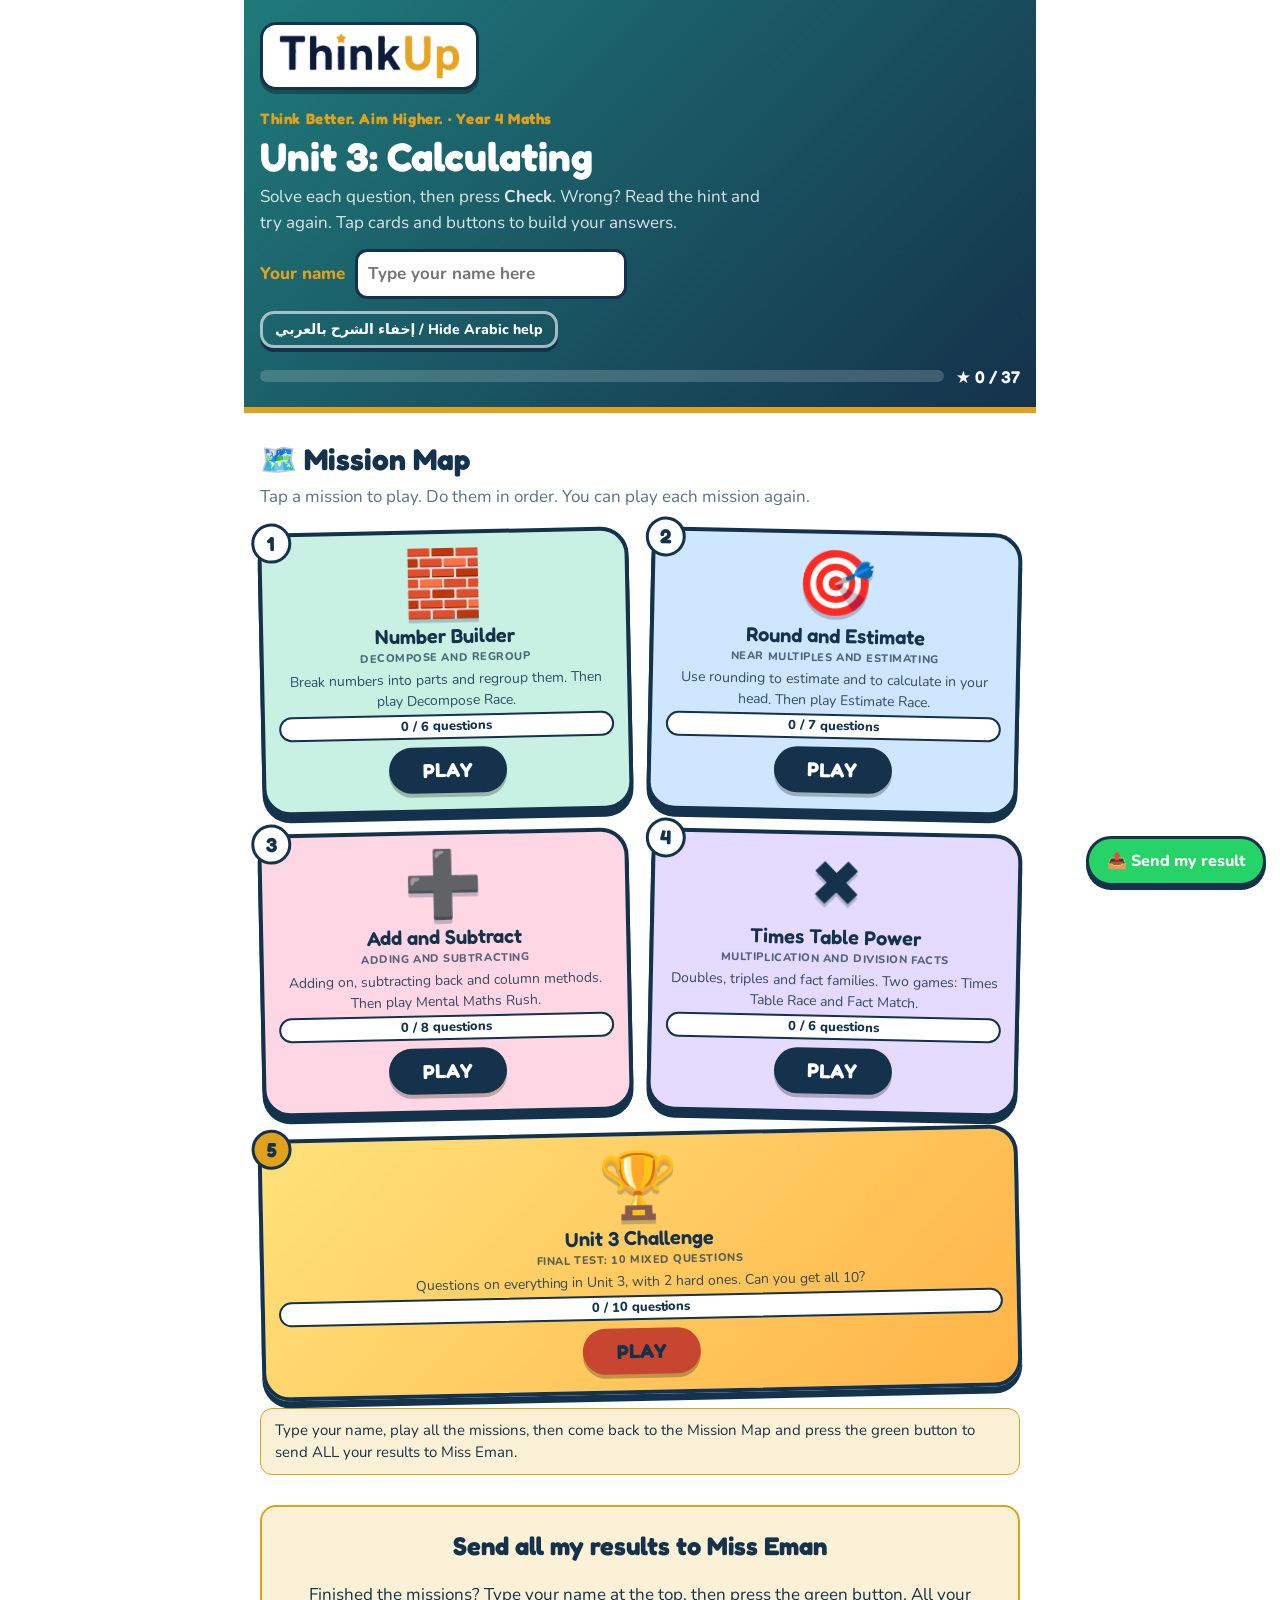
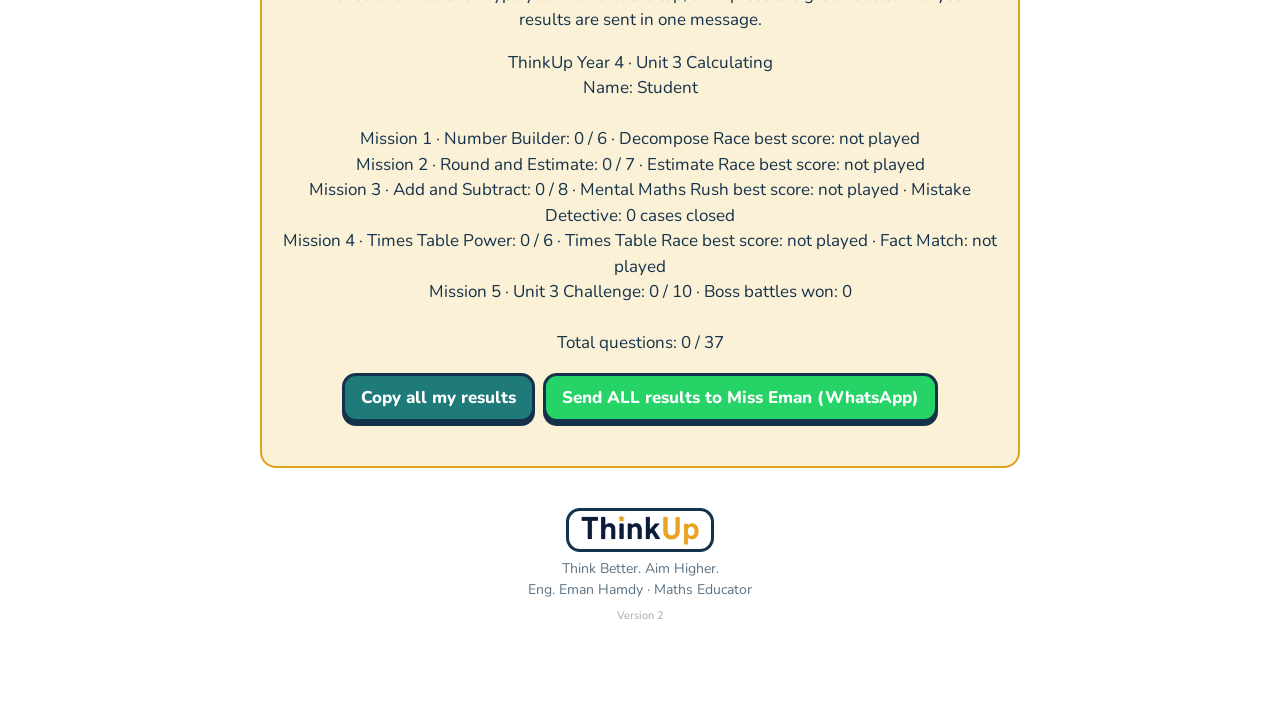
<file: index.html>
<!doctype html>
<html lang="en"><head><meta charset="utf-8"><meta name="viewport" content="width=device-width,initial-scale=1,viewport-fit=cover">
<title>ThinkUp Year 4 Unit 3 Calculating</title>
<link rel="stylesheet" href="https://fonts.googleapis.com/css2?family=Fredoka:wght@500;600;700&family=Nunito:wght@400;600;700;800&family=Noto+Sans+Arabic:wght@500;700&display=swap">
<link rel="stylesheet" href="style.css"></head><body data-page="map">
<div class="wrap">
<header><div class="in">
  <div class="tulogo"><img alt="ThinkUp" src="logo.png"></div><div class="brand">Think Better. Aim Higher. · Year 4 Maths</div>
  <h1>Unit 3: Calculating</h1>
  <p>Solve each question, then press <b>Check</b>. Wrong? Read the hint and try again. Tap cards and buttons to build your answers.</p>
  <div class="namebox"><label for="nm">Your name</label><input type="text" id="nm" maxlength="30" placeholder="Type your name here" autocomplete="off"></div>
  <div class="artog"><button type="button" id="artog">إخفاء الشرح بالعربي / Hide Arabic help</button></div>
  <div class="prog"><div class="bar"><i id="barfill"></i></div><div class="score" id="score">★ 0 / 0</div></div>
</div></header>
<nav id="nav" aria-label="Sections"></nav>
<div class="note" id="savenote" hidden></div>
<section id="sec-games"><h2>Games <small>play and learn</small></h2><p class="sub">Move the hands yourself, race the clock and match the times.</p><div class="games" id="games"></div></section>
<main id="main"></main>
<div class="win" id="resultcard"><h2>Send all my results to Miss Eman</h2><p>Finished the missions? Type your name at the top, then press the green button. All your results are sent in one message.</p><p id="resulttext" style="white-space:pre-line"></p><button type="button" id="copyres">Copy all my results</button><a class="wa" id="wa" href="#" target="_blank" rel="noopener">Send ALL results to Miss Eman (WhatsApp)</a><div class="fb info" id="copyfb"></div></div>
<div class="tb" id="teacher" hidden><h2>Teacher board</h2><p class="hint">Only you can see this. It lists the children who opened the page signed in and played.</p><div class="tbl"><table id="ttab"><thead><tr><th>Name</th><th>Questions</th><th>Time Race best</th><th>Memory moves</th><th>Drag rounds</th><th>Updated</th></tr></thead><tbody></tbody></table></div></div>
<div class="win" id="win"><h2>Mission complete! ★</h2><p>You finished every question in this mission. Show your teacher this screen.</p></div>
<footer><div class="tfoot"><img alt="ThinkUp" src="logo.png"><div>Think Better. Aim Higher.<br>Eng. Eman Hamdy · Maths Educator</div></div></footer>
</div>

<script src="app.js"></script>
</body></html>
</file>
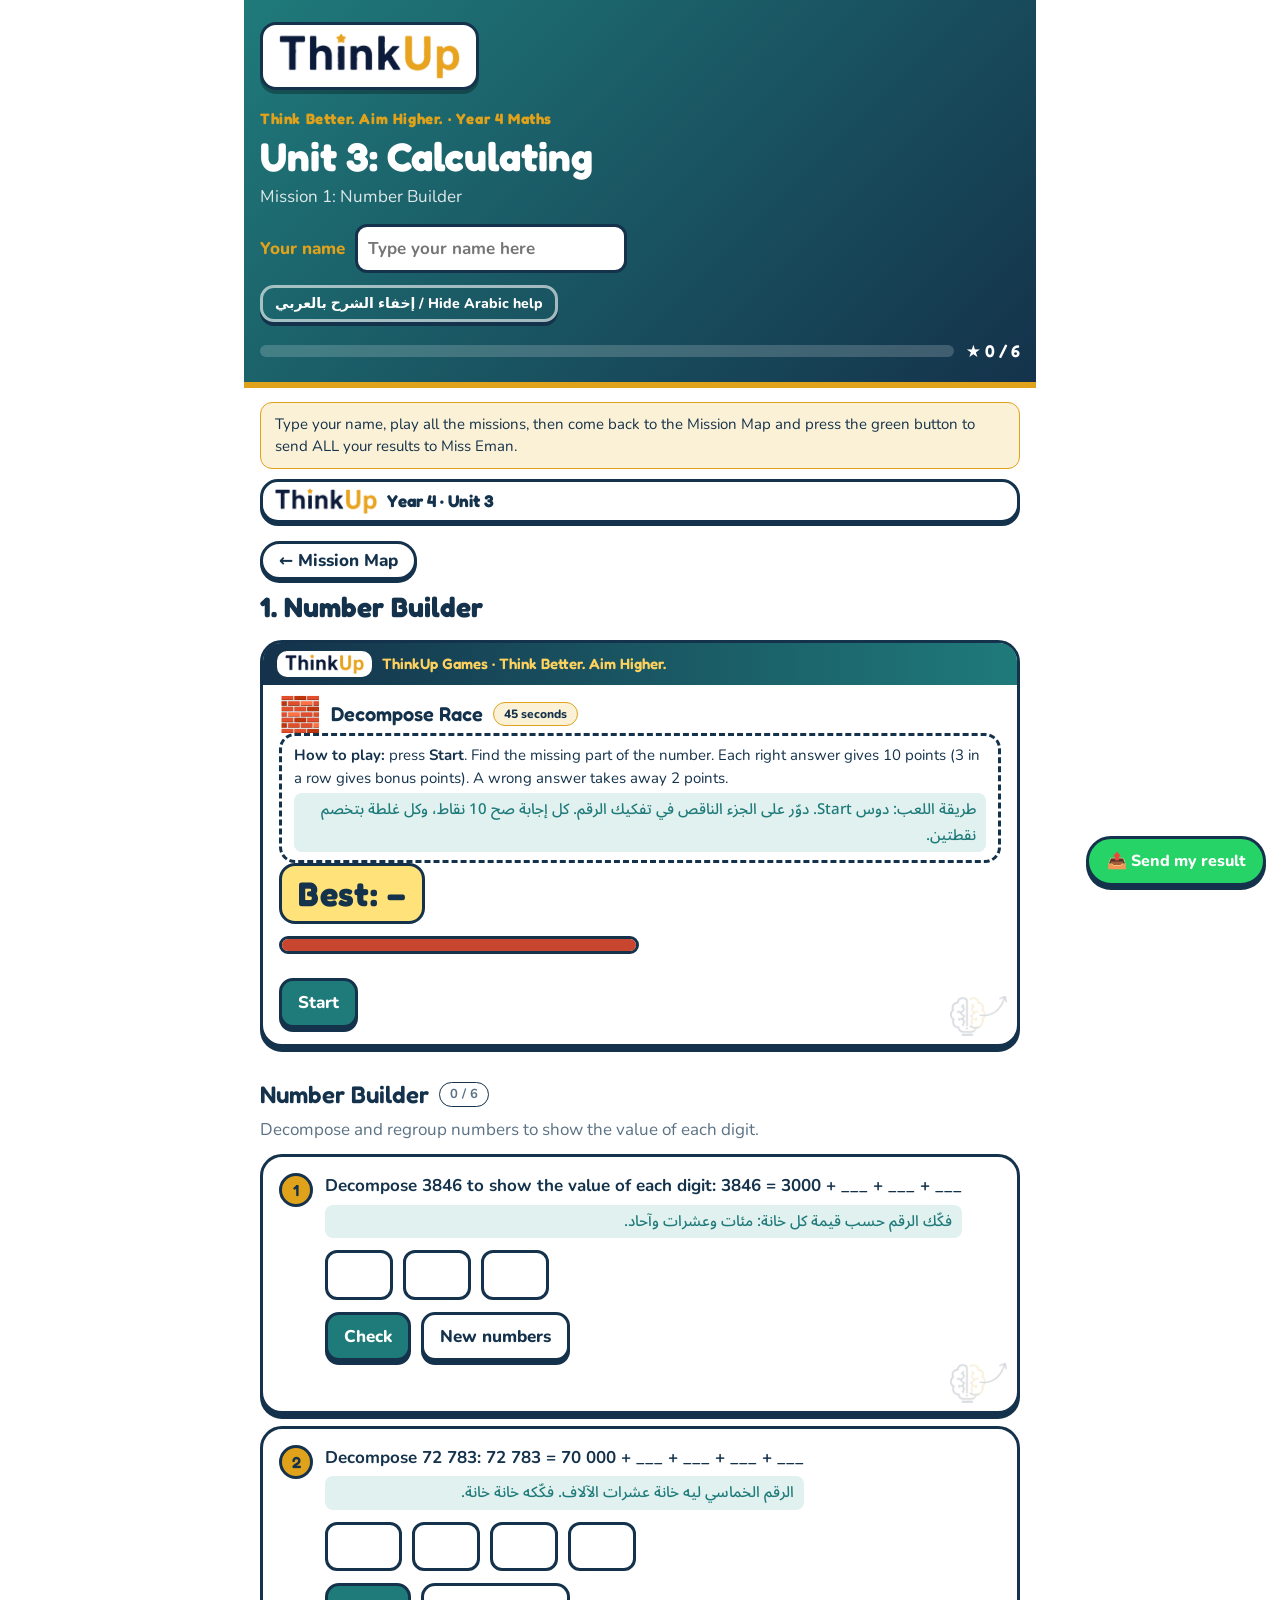
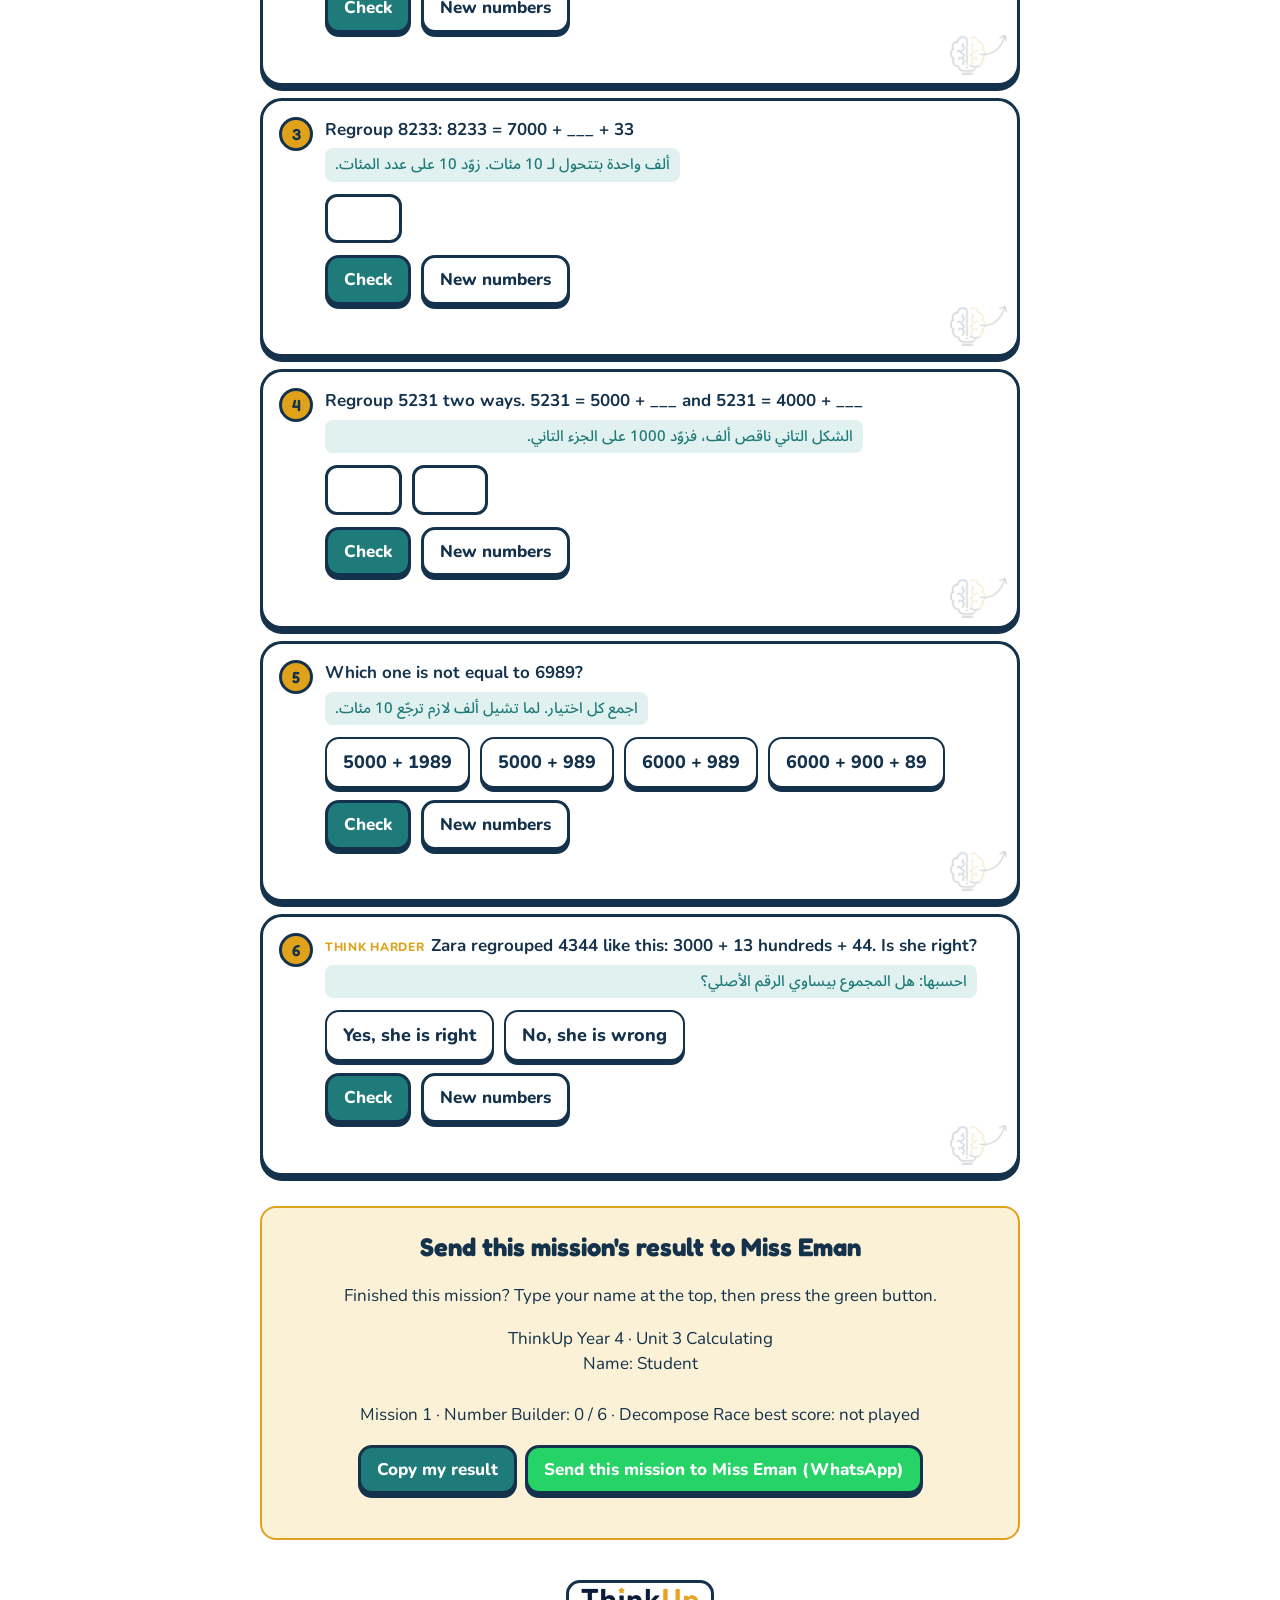
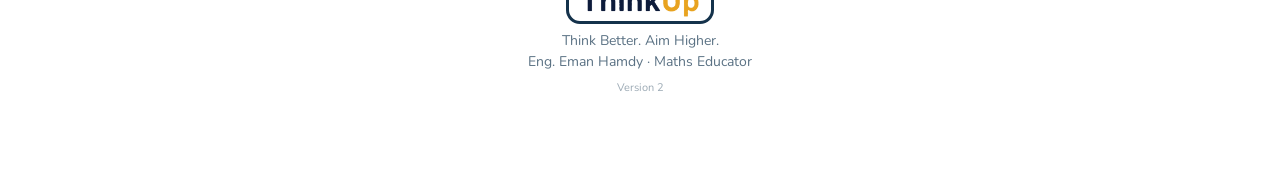
<file: mission-1.html>
<!doctype html>
<html lang="en"><head><meta charset="utf-8"><meta name="viewport" content="width=device-width,initial-scale=1,viewport-fit=cover">
<title>ThinkUp Year 4 Unit 3 Calculating</title>
<link rel="stylesheet" href="https://fonts.googleapis.com/css2?family=Fredoka:wght@500;600;700&family=Nunito:wght@400;600;700;800&family=Noto+Sans+Arabic:wght@500;700&display=swap">
<link rel="stylesheet" href="style.css"></head><body data-page="m1">
<div class="wrap">
<header><div class="in">
  <div class="tulogo"><img alt="ThinkUp" src="logo.png"></div><div class="brand">Think Better. Aim Higher. · Year 4 Maths</div>
  <h1>Unit 3: Calculating</h1>
  <p>Solve each question, then press <b>Check</b>. Wrong? Read the hint and try again. Tap cards and buttons to build your answers.</p>
  <div class="namebox"><label for="nm">Your name</label><input type="text" id="nm" maxlength="30" placeholder="Type your name here" autocomplete="off"></div>
  <div class="artog"><button type="button" id="artog">إخفاء الشرح بالعربي / Hide Arabic help</button></div>
  <div class="prog"><div class="bar"><i id="barfill"></i></div><div class="score" id="score">★ 0 / 0</div></div>
</div></header>
<nav id="nav" aria-label="Sections"></nav>
<div class="note" id="savenote" hidden></div>
<section id="sec-games"><h2>Games <small>play and learn</small></h2><p class="sub">Move the hands yourself, race the clock and match the times.</p><div class="games" id="games"></div></section>
<main id="main"></main>
<div class="win" id="resultcard"><h2>Send all my results to Miss Eman</h2><p>Finished the missions? Type your name at the top, then press the green button. All your results are sent in one message.</p><p id="resulttext" style="white-space:pre-line"></p><button type="button" id="copyres">Copy all my results</button><a class="wa" id="wa" href="#" target="_blank" rel="noopener">Send ALL results to Miss Eman (WhatsApp)</a><div class="fb info" id="copyfb"></div></div>
<div class="tb" id="teacher" hidden><h2>Teacher board</h2><p class="hint">Only you can see this. It lists the children who opened the page signed in and played.</p><div class="tbl"><table id="ttab"><thead><tr><th>Name</th><th>Questions</th><th>Time Race best</th><th>Memory moves</th><th>Drag rounds</th><th>Updated</th></tr></thead><tbody></tbody></table></div></div>
<div class="win" id="win"><h2>Mission complete! ★</h2><p>You finished every question in this mission. Show your teacher this screen.</p></div>
<footer><div class="tfoot"><img alt="ThinkUp" src="logo.png"><div>Think Better. Aim Higher.<br>Eng. Eman Hamdy · Maths Educator</div></div></footer>
</div>

<script src="app.js"></script>
</body></html>
</file>
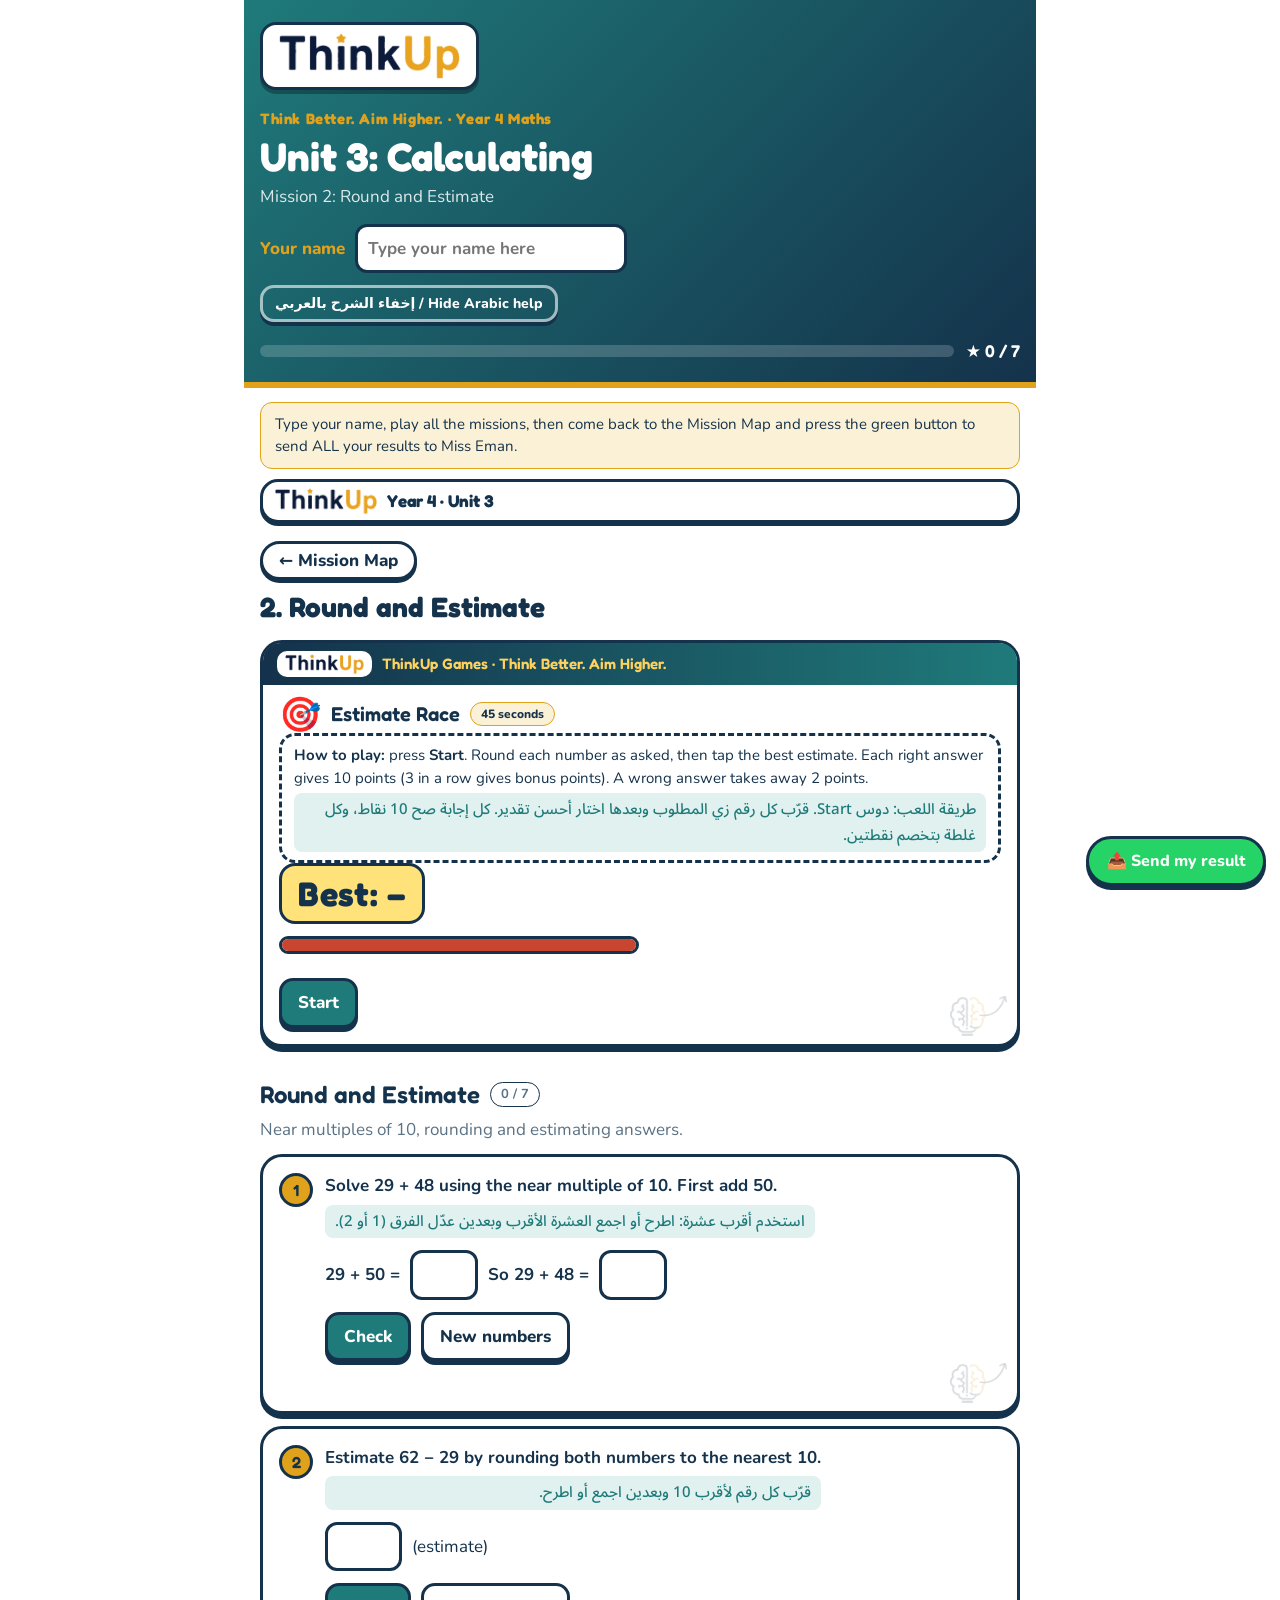
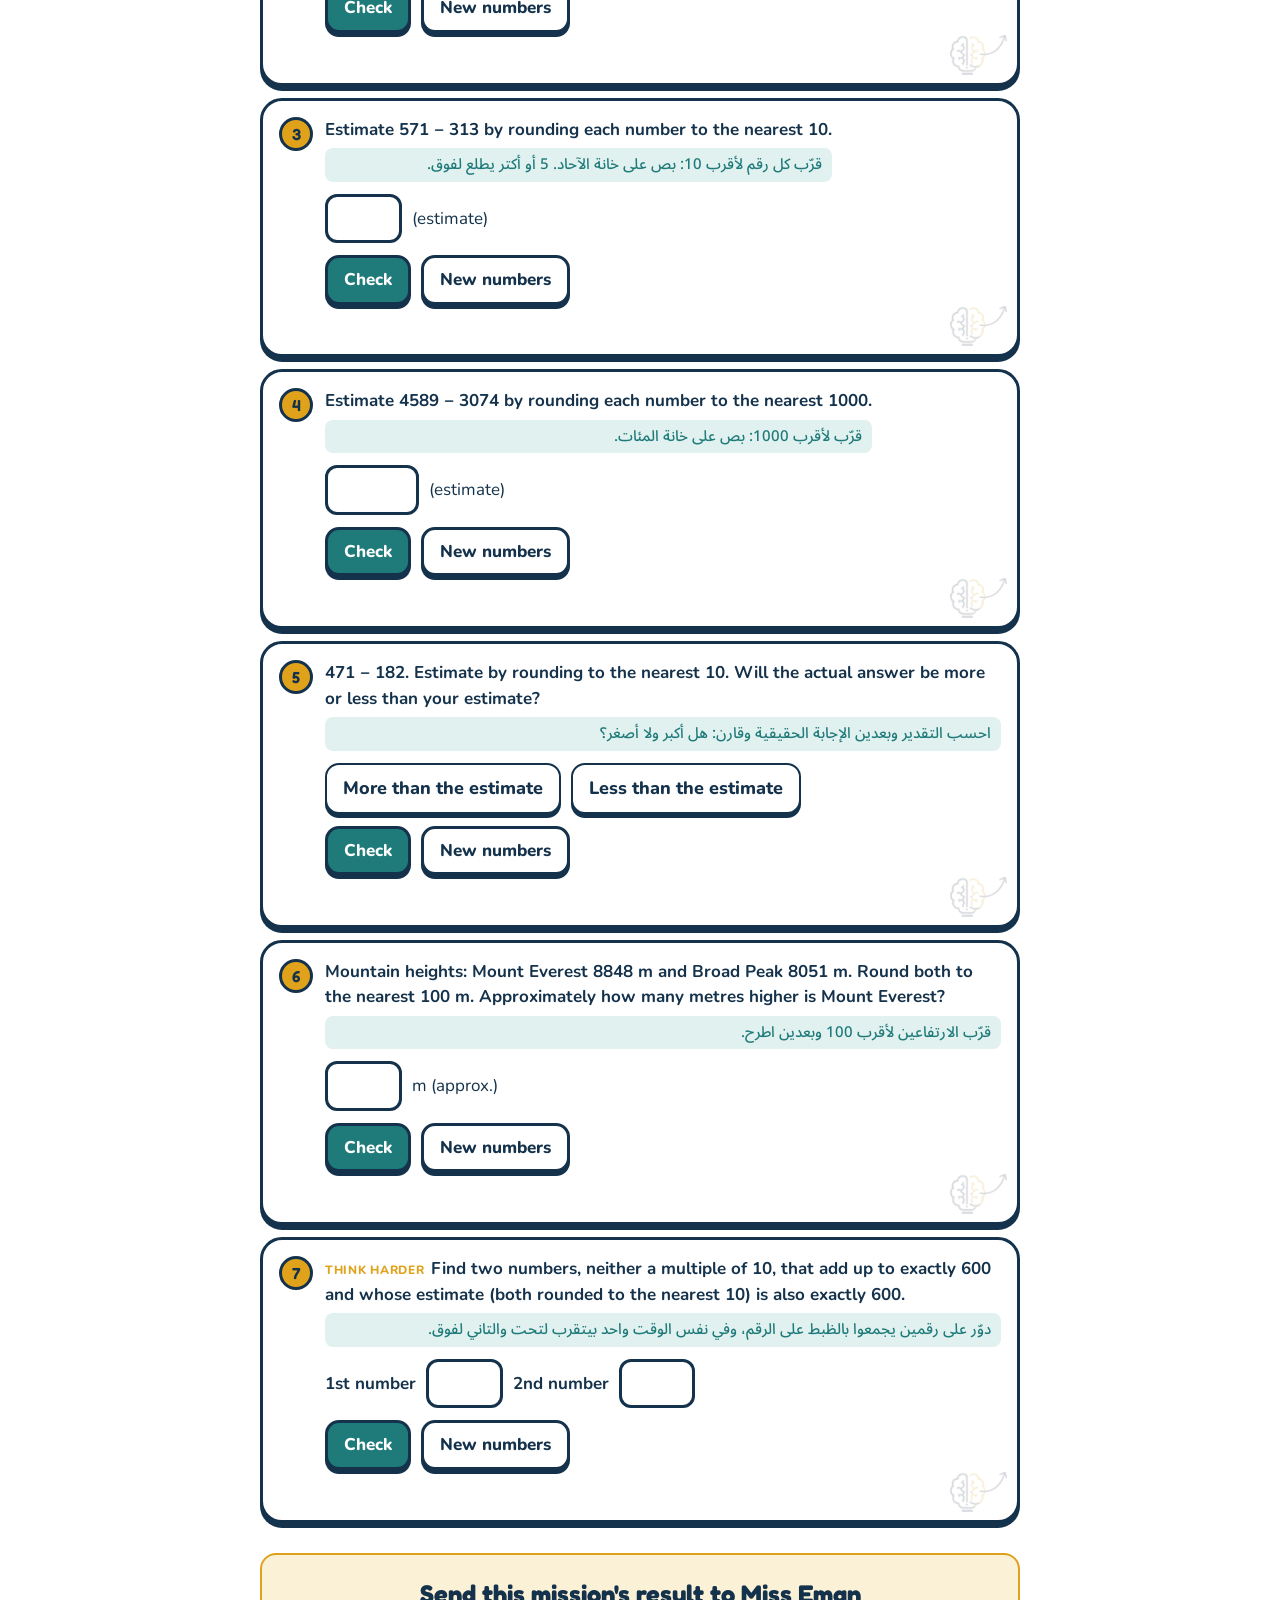
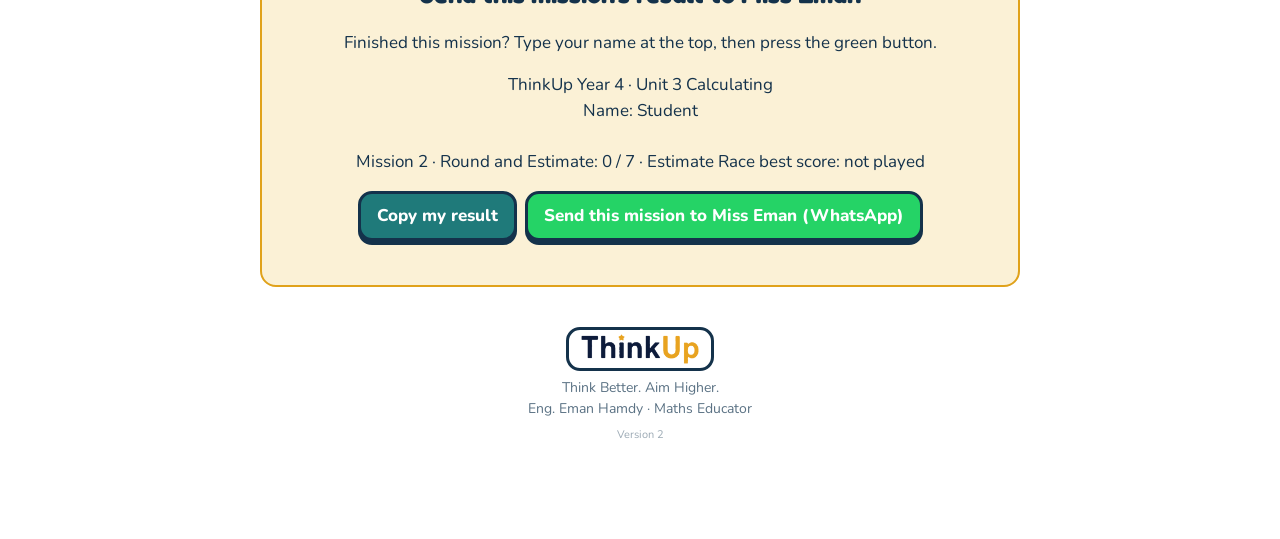
<file: mission-2.html>
<!doctype html>
<html lang="en"><head><meta charset="utf-8"><meta name="viewport" content="width=device-width,initial-scale=1,viewport-fit=cover">
<title>ThinkUp Year 4 Unit 3 Calculating</title>
<link rel="stylesheet" href="https://fonts.googleapis.com/css2?family=Fredoka:wght@500;600;700&family=Nunito:wght@400;600;700;800&family=Noto+Sans+Arabic:wght@500;700&display=swap">
<link rel="stylesheet" href="style.css"></head><body data-page="m2">
<div class="wrap">
<header><div class="in">
  <div class="tulogo"><img alt="ThinkUp" src="logo.png"></div><div class="brand">Think Better. Aim Higher. · Year 4 Maths</div>
  <h1>Unit 3: Calculating</h1>
  <p>Solve each question, then press <b>Check</b>. Wrong? Read the hint and try again. Tap cards and buttons to build your answers.</p>
  <div class="namebox"><label for="nm">Your name</label><input type="text" id="nm" maxlength="30" placeholder="Type your name here" autocomplete="off"></div>
  <div class="artog"><button type="button" id="artog">إخفاء الشرح بالعربي / Hide Arabic help</button></div>
  <div class="prog"><div class="bar"><i id="barfill"></i></div><div class="score" id="score">★ 0 / 0</div></div>
</div></header>
<nav id="nav" aria-label="Sections"></nav>
<div class="note" id="savenote" hidden></div>
<section id="sec-games"><h2>Games <small>play and learn</small></h2><p class="sub">Move the hands yourself, race the clock and match the times.</p><div class="games" id="games"></div></section>
<main id="main"></main>
<div class="win" id="resultcard"><h2>Send all my results to Miss Eman</h2><p>Finished the missions? Type your name at the top, then press the green button. All your results are sent in one message.</p><p id="resulttext" style="white-space:pre-line"></p><button type="button" id="copyres">Copy all my results</button><a class="wa" id="wa" href="#" target="_blank" rel="noopener">Send ALL results to Miss Eman (WhatsApp)</a><div class="fb info" id="copyfb"></div></div>
<div class="tb" id="teacher" hidden><h2>Teacher board</h2><p class="hint">Only you can see this. It lists the children who opened the page signed in and played.</p><div class="tbl"><table id="ttab"><thead><tr><th>Name</th><th>Questions</th><th>Time Race best</th><th>Memory moves</th><th>Drag rounds</th><th>Updated</th></tr></thead><tbody></tbody></table></div></div>
<div class="win" id="win"><h2>Mission complete! ★</h2><p>You finished every question in this mission. Show your teacher this screen.</p></div>
<footer><div class="tfoot"><img alt="ThinkUp" src="logo.png"><div>Think Better. Aim Higher.<br>Eng. Eman Hamdy · Maths Educator</div></div></footer>
</div>

<script src="app.js"></script>
</body></html>
</file>
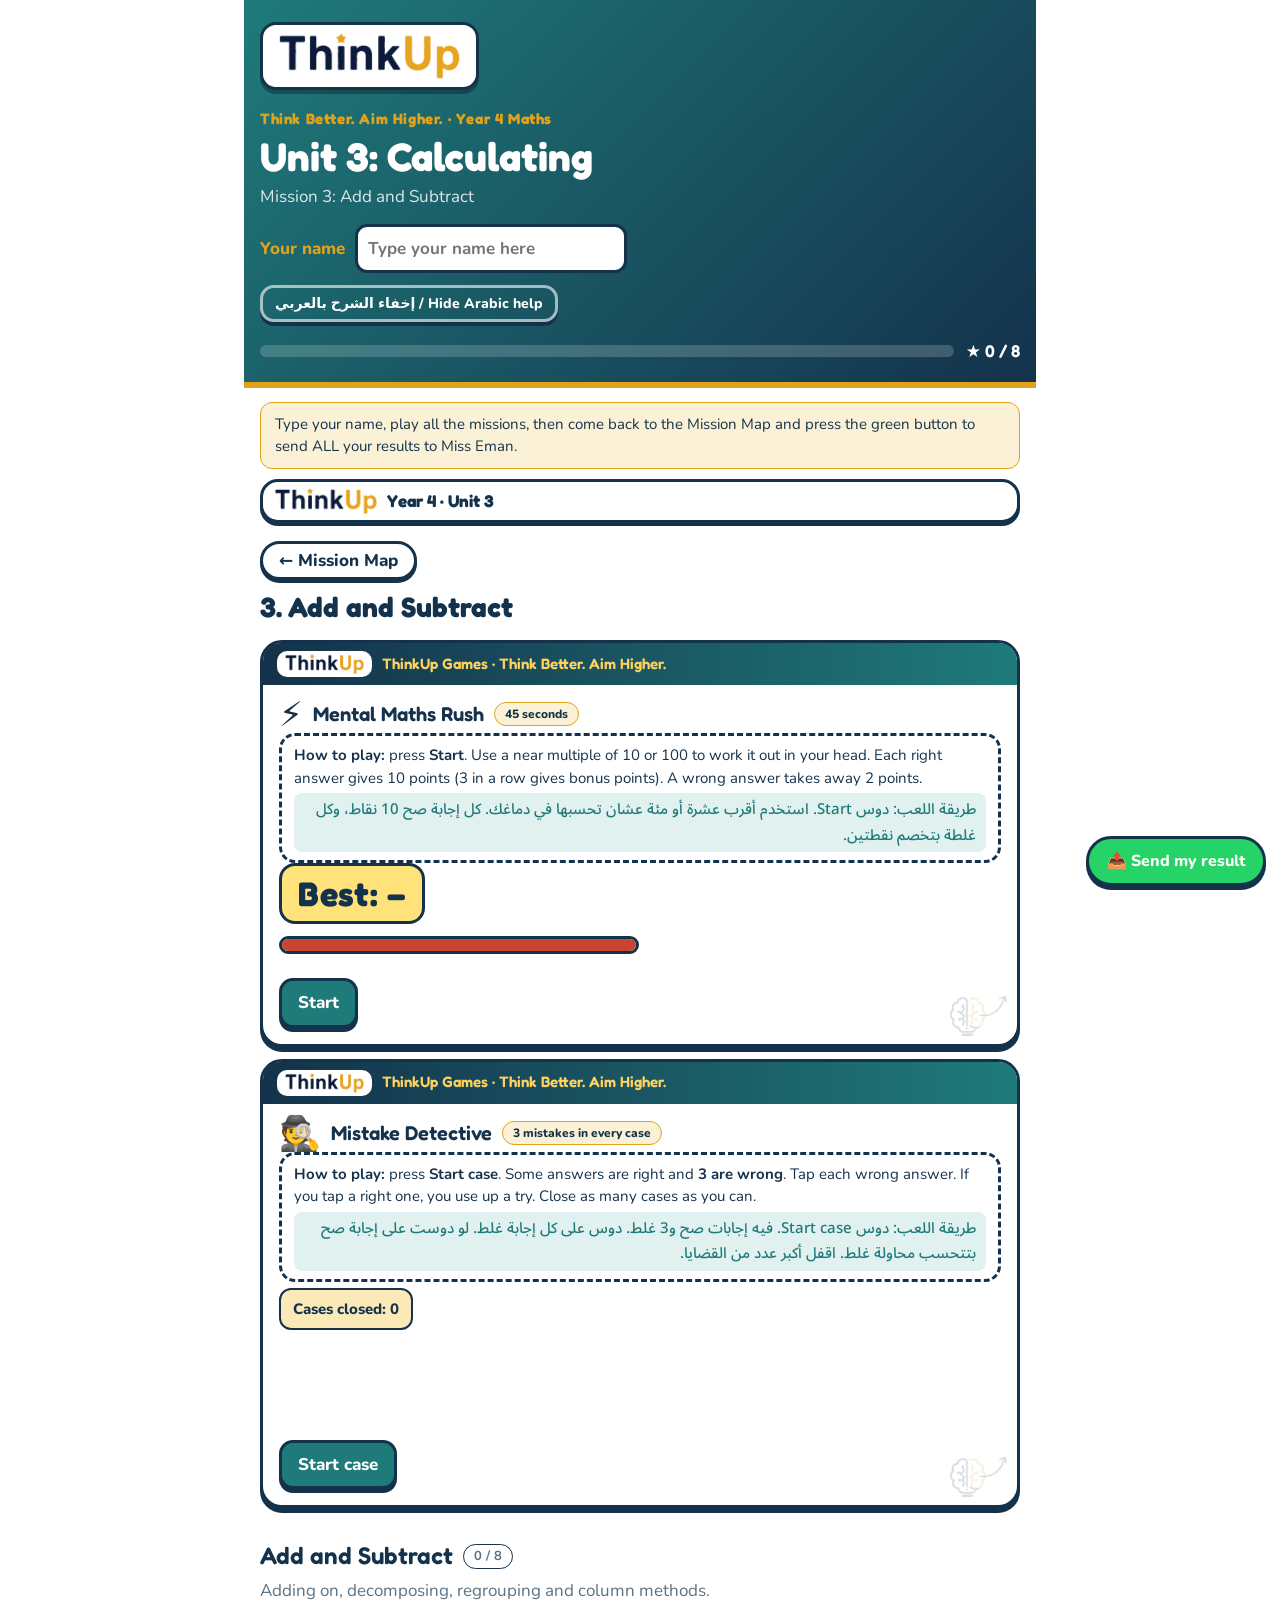
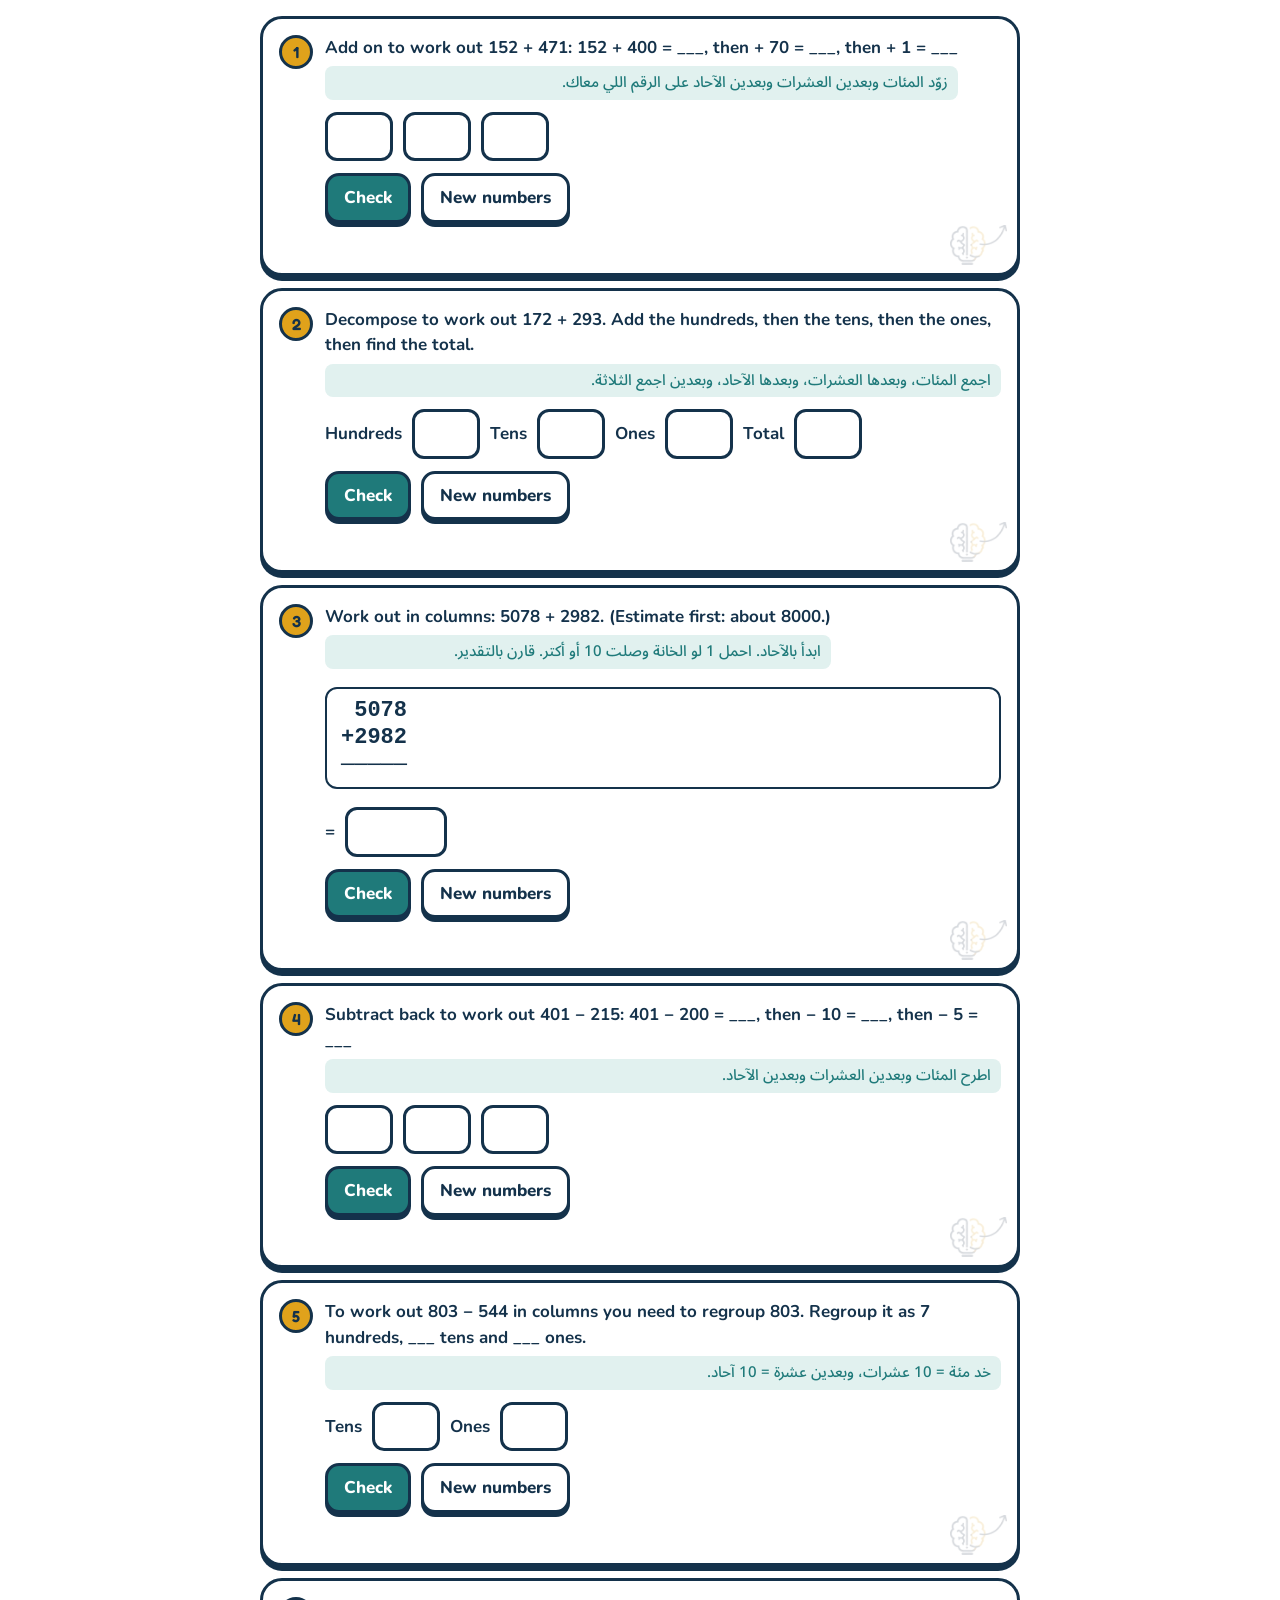
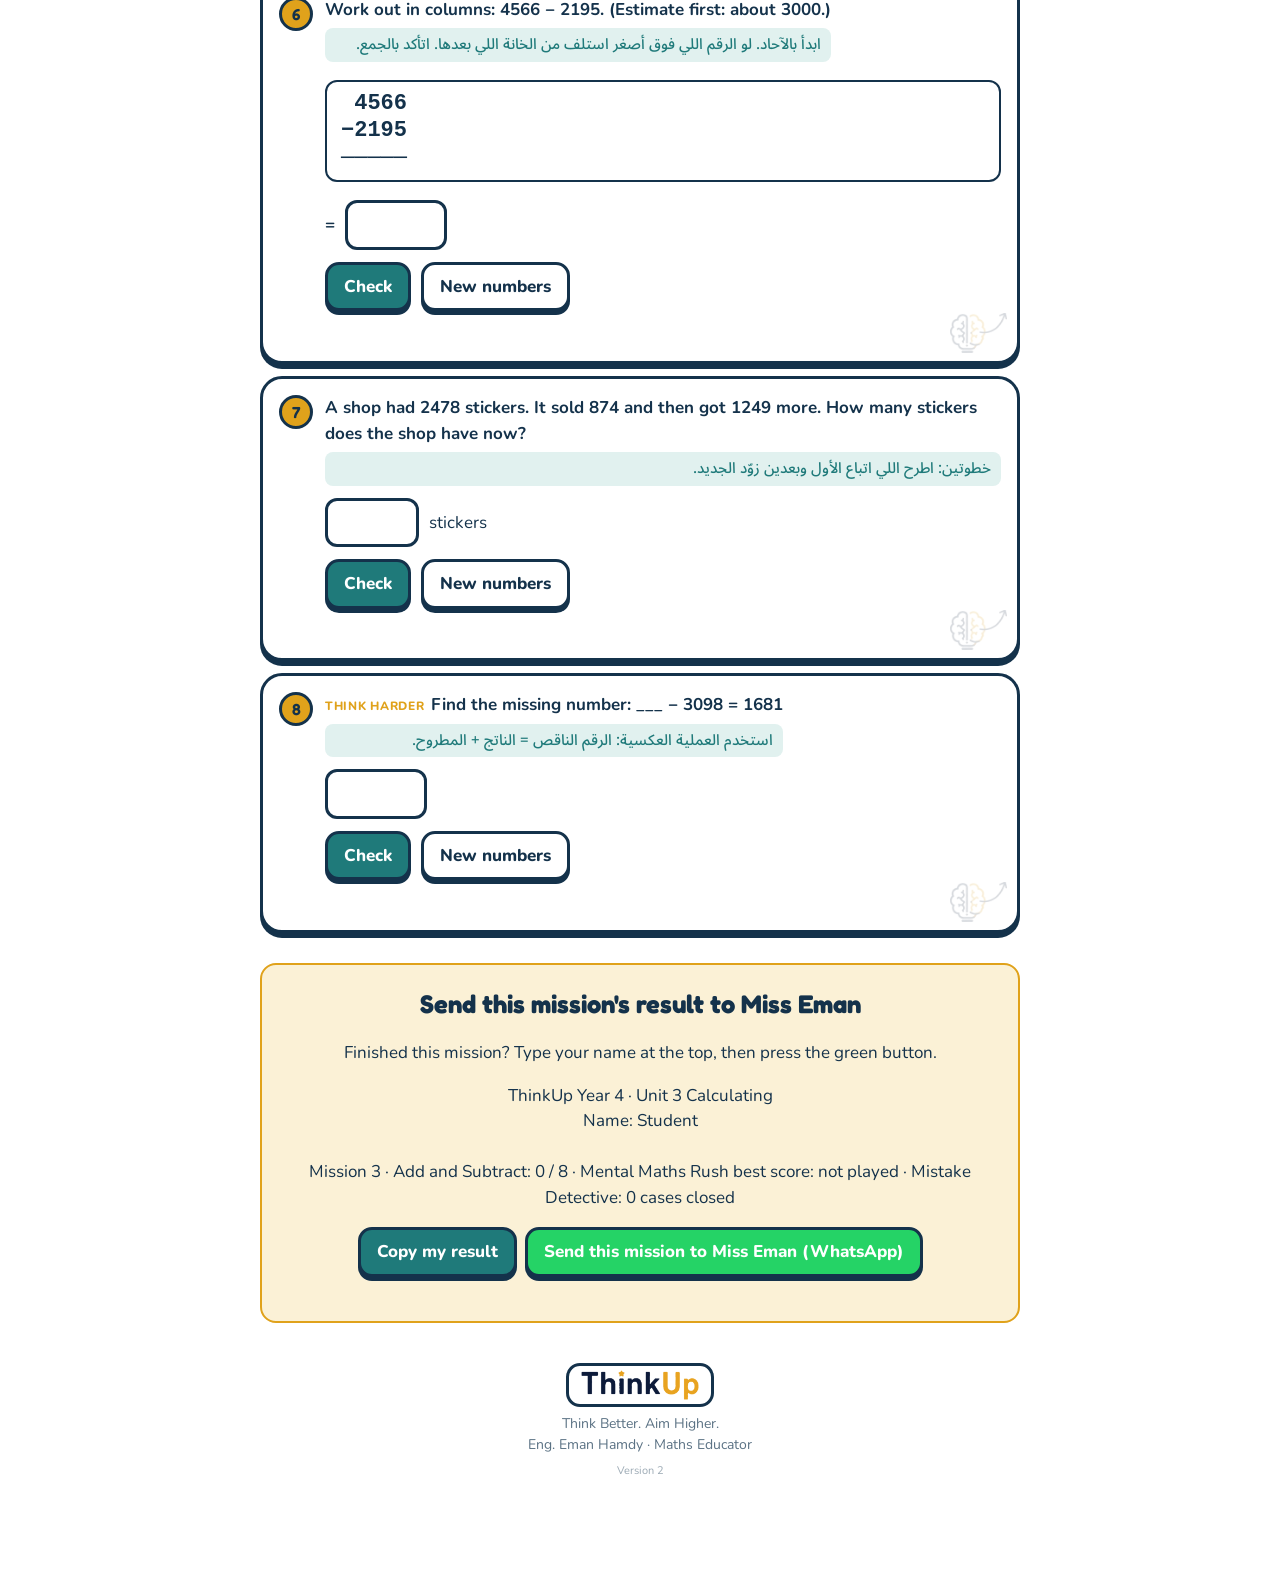
<file: mission-3.html>
<!doctype html>
<html lang="en"><head><meta charset="utf-8"><meta name="viewport" content="width=device-width,initial-scale=1,viewport-fit=cover">
<title>ThinkUp Year 4 Unit 3 Calculating</title>
<link rel="stylesheet" href="https://fonts.googleapis.com/css2?family=Fredoka:wght@500;600;700&family=Nunito:wght@400;600;700;800&family=Noto+Sans+Arabic:wght@500;700&display=swap">
<link rel="stylesheet" href="style.css"></head><body data-page="m3">
<div class="wrap">
<header><div class="in">
  <div class="tulogo"><img alt="ThinkUp" src="logo.png"></div><div class="brand">Think Better. Aim Higher. · Year 4 Maths</div>
  <h1>Unit 3: Calculating</h1>
  <p>Solve each question, then press <b>Check</b>. Wrong? Read the hint and try again. Tap cards and buttons to build your answers.</p>
  <div class="namebox"><label for="nm">Your name</label><input type="text" id="nm" maxlength="30" placeholder="Type your name here" autocomplete="off"></div>
  <div class="artog"><button type="button" id="artog">إخفاء الشرح بالعربي / Hide Arabic help</button></div>
  <div class="prog"><div class="bar"><i id="barfill"></i></div><div class="score" id="score">★ 0 / 0</div></div>
</div></header>
<nav id="nav" aria-label="Sections"></nav>
<div class="note" id="savenote" hidden></div>
<section id="sec-games"><h2>Games <small>play and learn</small></h2><p class="sub">Move the hands yourself, race the clock and match the times.</p><div class="games" id="games"></div></section>
<main id="main"></main>
<div class="win" id="resultcard"><h2>Send all my results to Miss Eman</h2><p>Finished the missions? Type your name at the top, then press the green button. All your results are sent in one message.</p><p id="resulttext" style="white-space:pre-line"></p><button type="button" id="copyres">Copy all my results</button><a class="wa" id="wa" href="#" target="_blank" rel="noopener">Send ALL results to Miss Eman (WhatsApp)</a><div class="fb info" id="copyfb"></div></div>
<div class="tb" id="teacher" hidden><h2>Teacher board</h2><p class="hint">Only you can see this. It lists the children who opened the page signed in and played.</p><div class="tbl"><table id="ttab"><thead><tr><th>Name</th><th>Questions</th><th>Time Race best</th><th>Memory moves</th><th>Drag rounds</th><th>Updated</th></tr></thead><tbody></tbody></table></div></div>
<div class="win" id="win"><h2>Mission complete! ★</h2><p>You finished every question in this mission. Show your teacher this screen.</p></div>
<footer><div class="tfoot"><img alt="ThinkUp" src="logo.png"><div>Think Better. Aim Higher.<br>Eng. Eman Hamdy · Maths Educator</div></div></footer>
</div>

<script src="app.js"></script>
</body></html>
</file>
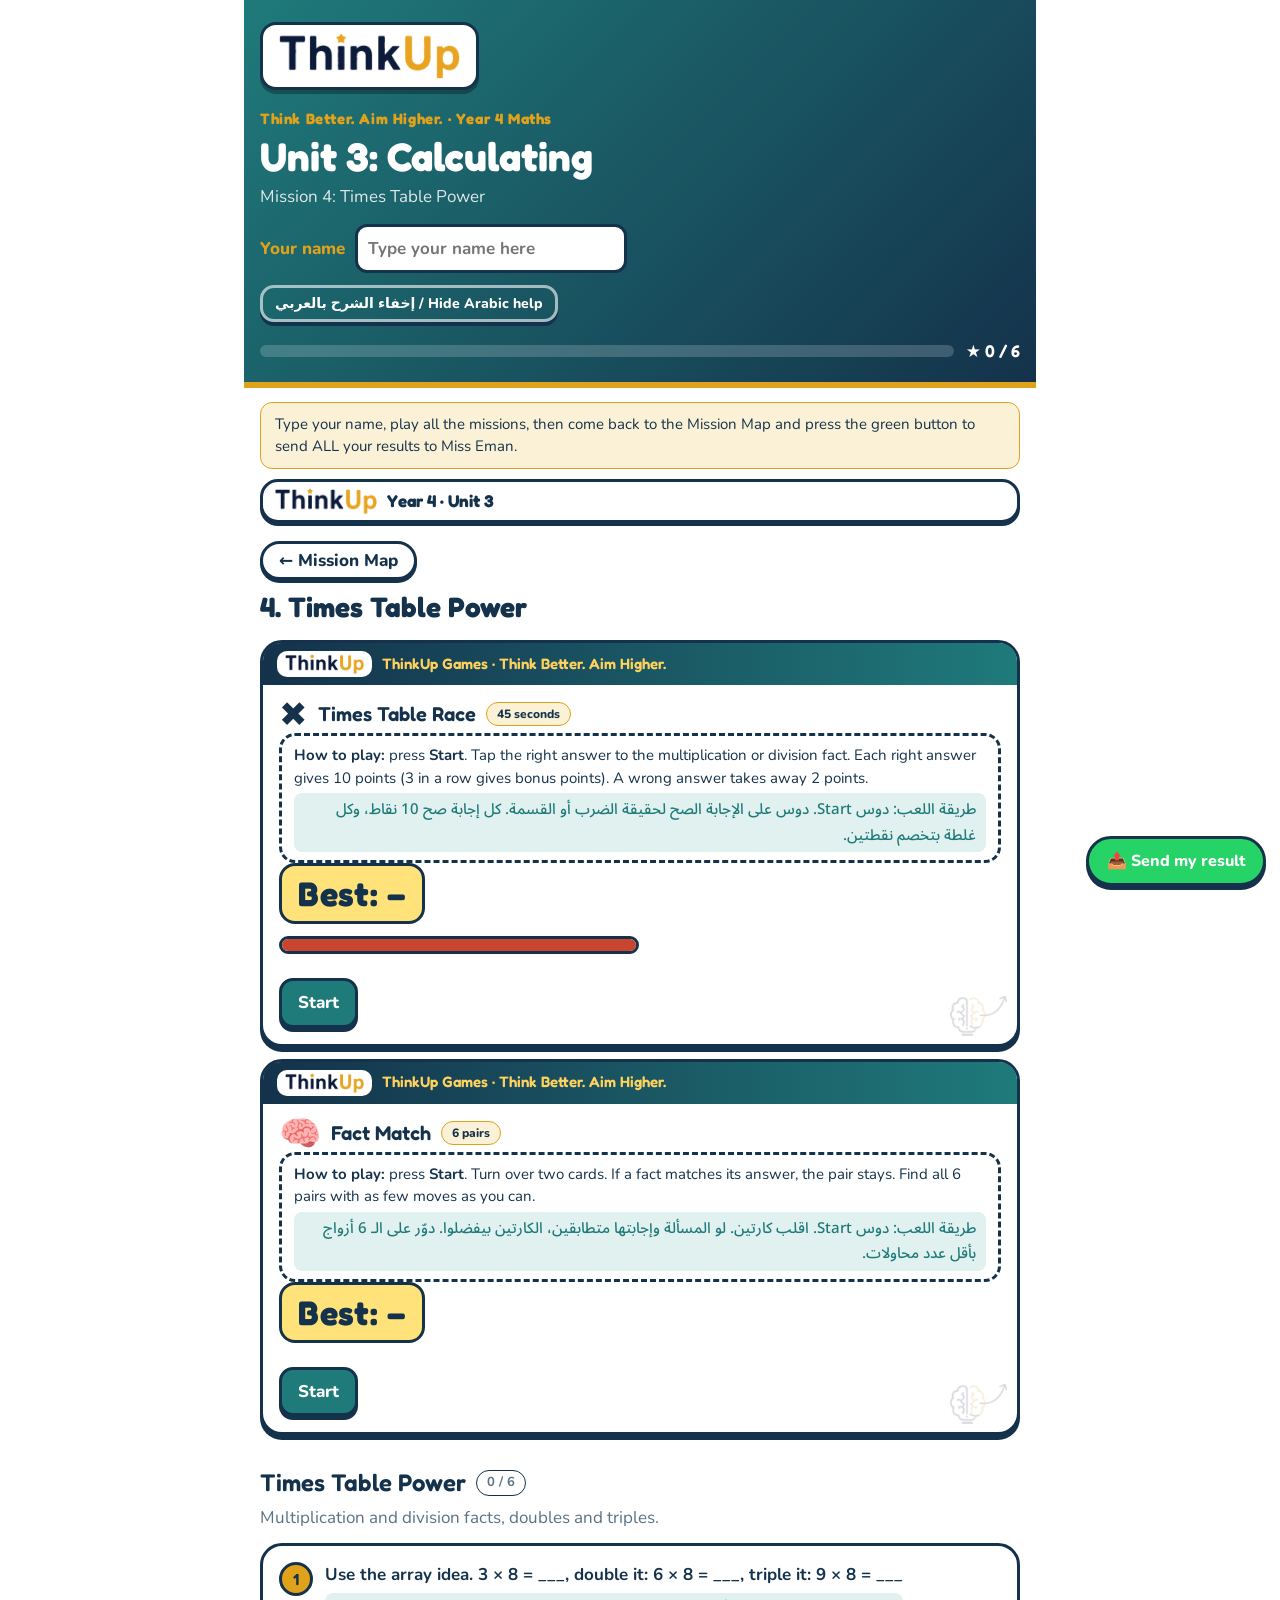
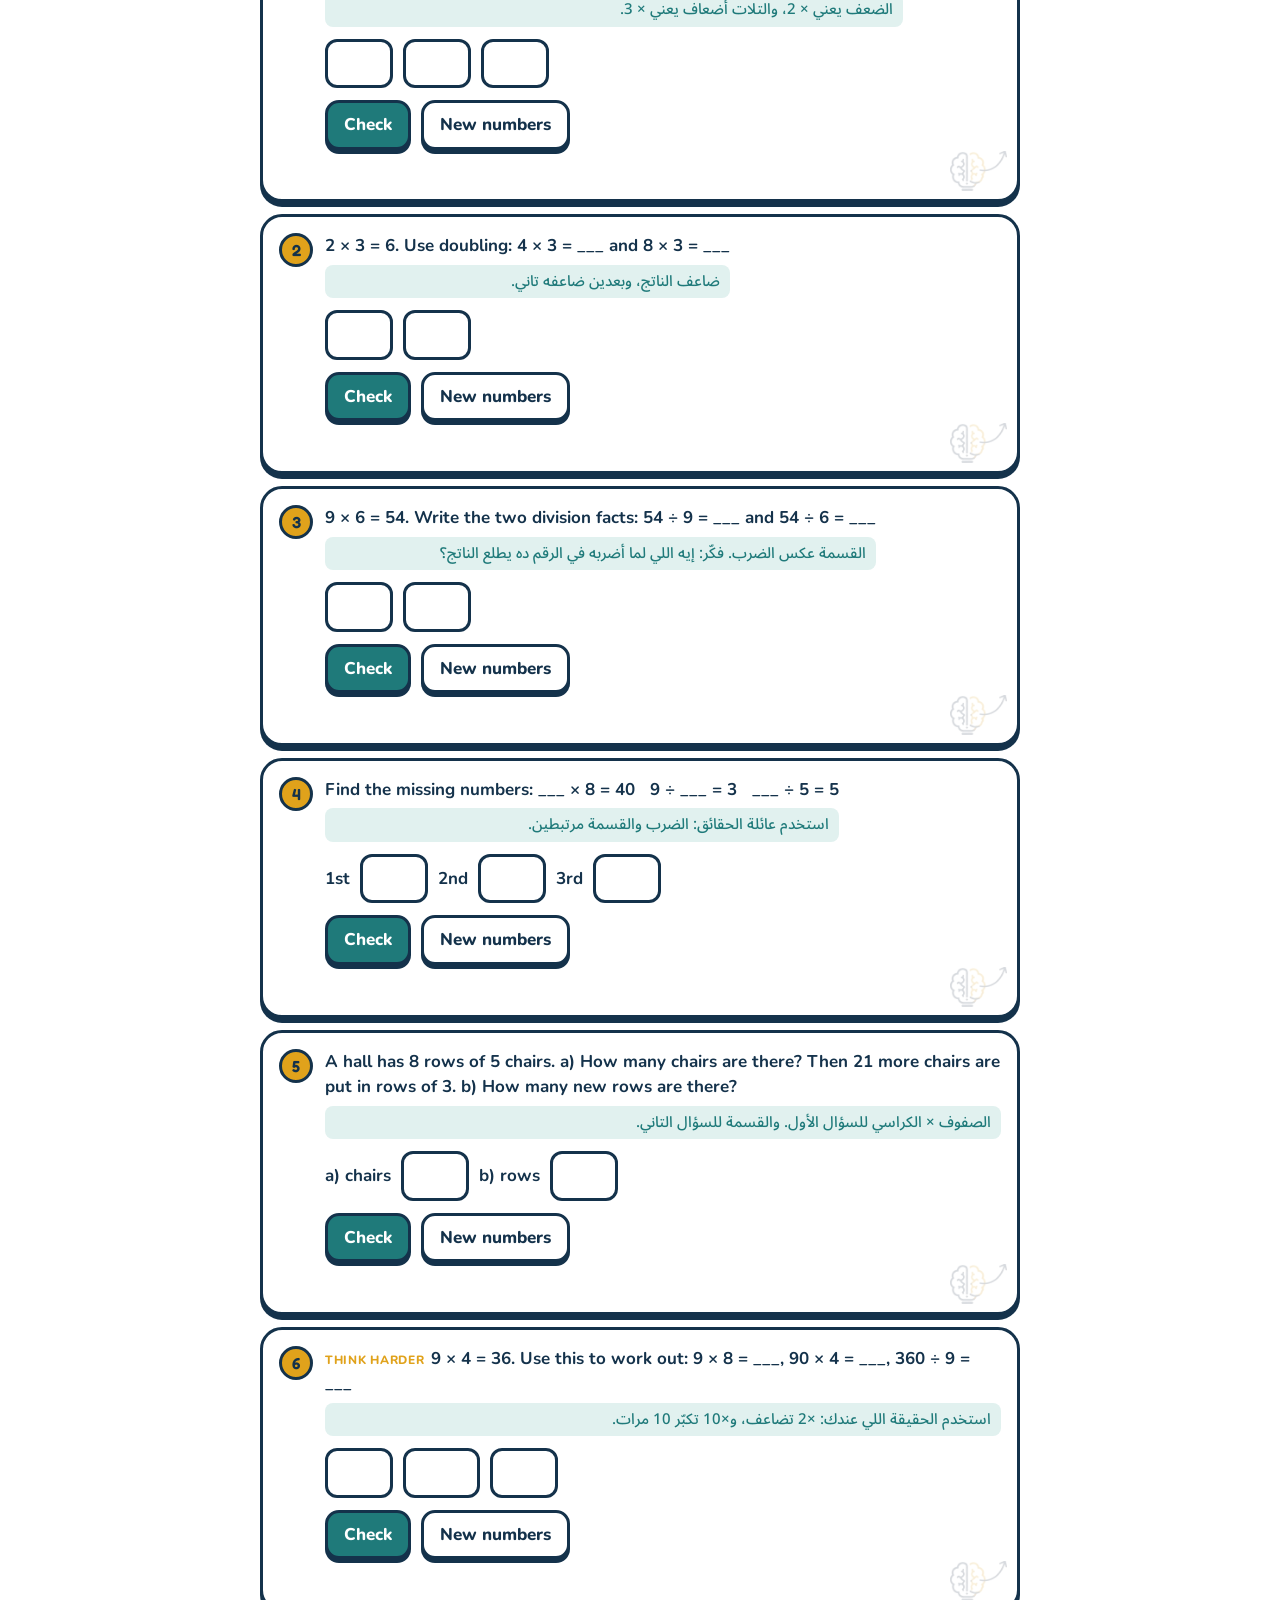
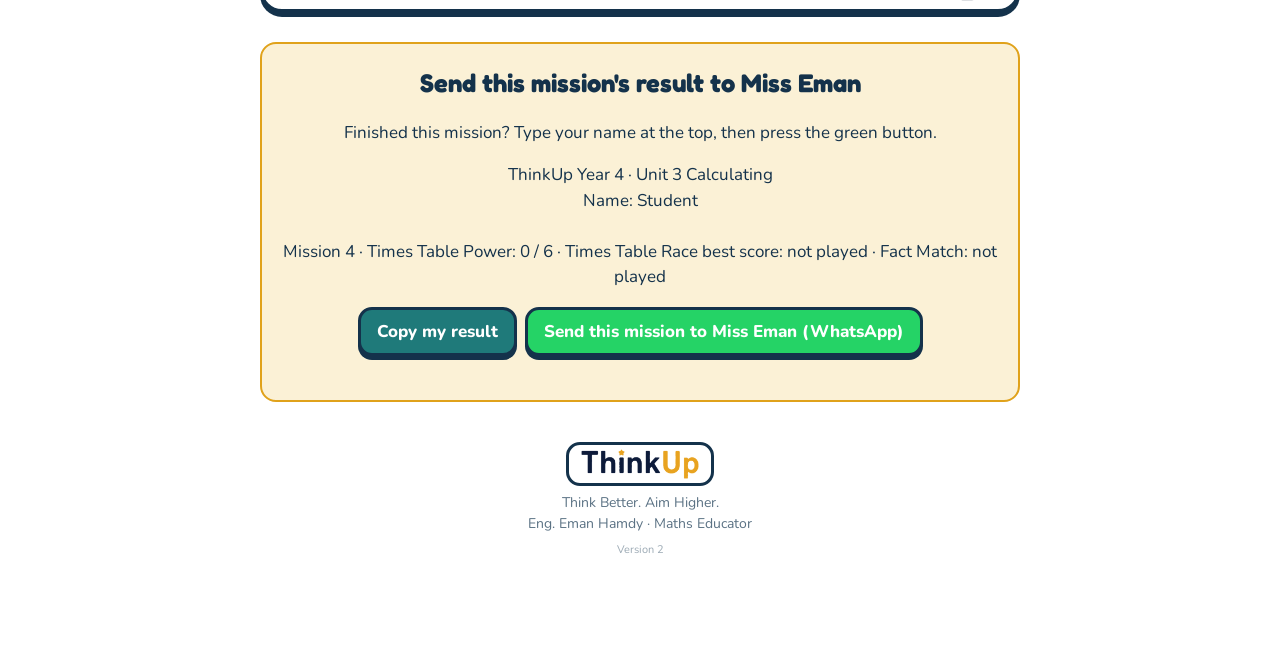
<file: mission-4.html>
<!doctype html>
<html lang="en"><head><meta charset="utf-8"><meta name="viewport" content="width=device-width,initial-scale=1,viewport-fit=cover">
<title>ThinkUp Year 4 Unit 3 Calculating</title>
<link rel="stylesheet" href="https://fonts.googleapis.com/css2?family=Fredoka:wght@500;600;700&family=Nunito:wght@400;600;700;800&family=Noto+Sans+Arabic:wght@500;700&display=swap">
<link rel="stylesheet" href="style.css"></head><body data-page="m4">
<div class="wrap">
<header><div class="in">
  <div class="tulogo"><img alt="ThinkUp" src="logo.png"></div><div class="brand">Think Better. Aim Higher. · Year 4 Maths</div>
  <h1>Unit 3: Calculating</h1>
  <p>Solve each question, then press <b>Check</b>. Wrong? Read the hint and try again. Tap cards and buttons to build your answers.</p>
  <div class="namebox"><label for="nm">Your name</label><input type="text" id="nm" maxlength="30" placeholder="Type your name here" autocomplete="off"></div>
  <div class="artog"><button type="button" id="artog">إخفاء الشرح بالعربي / Hide Arabic help</button></div>
  <div class="prog"><div class="bar"><i id="barfill"></i></div><div class="score" id="score">★ 0 / 0</div></div>
</div></header>
<nav id="nav" aria-label="Sections"></nav>
<div class="note" id="savenote" hidden></div>
<section id="sec-games"><h2>Games <small>play and learn</small></h2><p class="sub">Move the hands yourself, race the clock and match the times.</p><div class="games" id="games"></div></section>
<main id="main"></main>
<div class="win" id="resultcard"><h2>Send all my results to Miss Eman</h2><p>Finished the missions? Type your name at the top, then press the green button. All your results are sent in one message.</p><p id="resulttext" style="white-space:pre-line"></p><button type="button" id="copyres">Copy all my results</button><a class="wa" id="wa" href="#" target="_blank" rel="noopener">Send ALL results to Miss Eman (WhatsApp)</a><div class="fb info" id="copyfb"></div></div>
<div class="tb" id="teacher" hidden><h2>Teacher board</h2><p class="hint">Only you can see this. It lists the children who opened the page signed in and played.</p><div class="tbl"><table id="ttab"><thead><tr><th>Name</th><th>Questions</th><th>Time Race best</th><th>Memory moves</th><th>Drag rounds</th><th>Updated</th></tr></thead><tbody></tbody></table></div></div>
<div class="win" id="win"><h2>Mission complete! ★</h2><p>You finished every question in this mission. Show your teacher this screen.</p></div>
<footer><div class="tfoot"><img alt="ThinkUp" src="logo.png"><div>Think Better. Aim Higher.<br>Eng. Eman Hamdy · Maths Educator</div></div></footer>
</div>

<script src="app.js"></script>
</body></html>
</file>
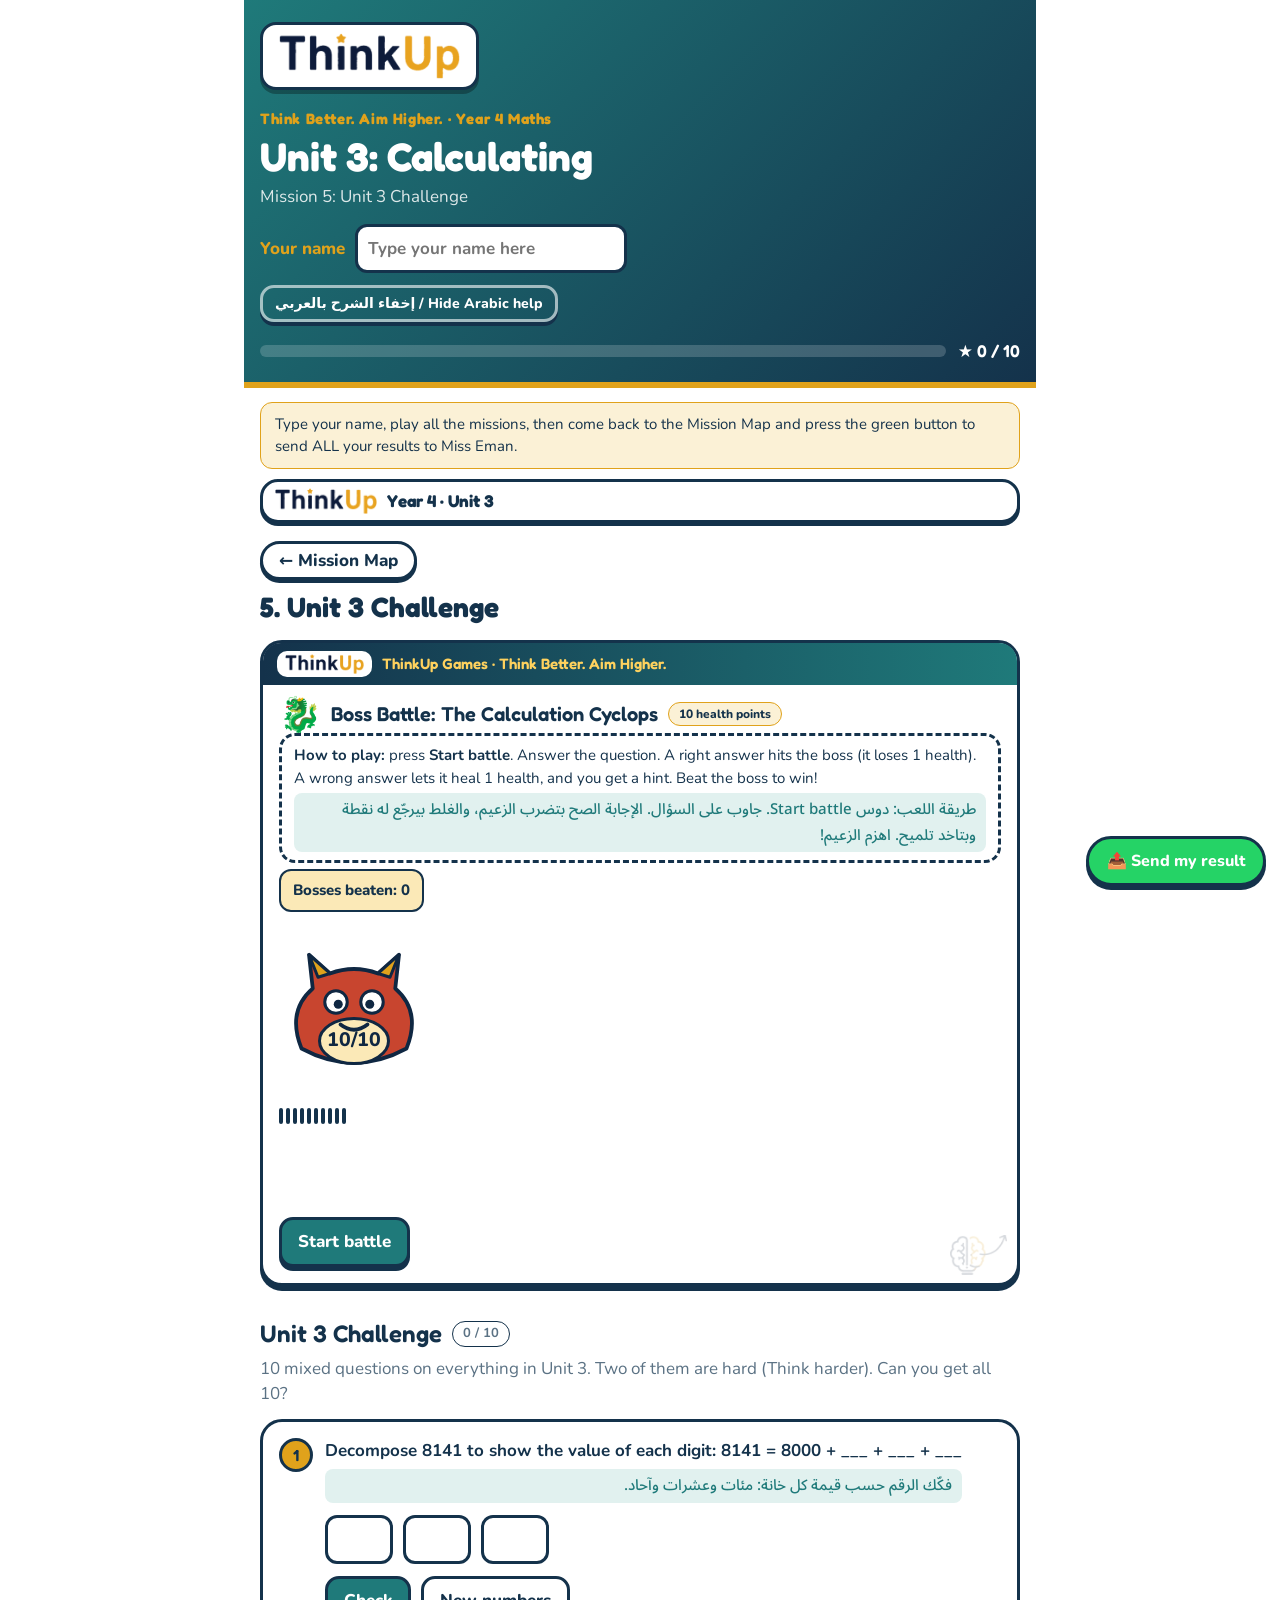
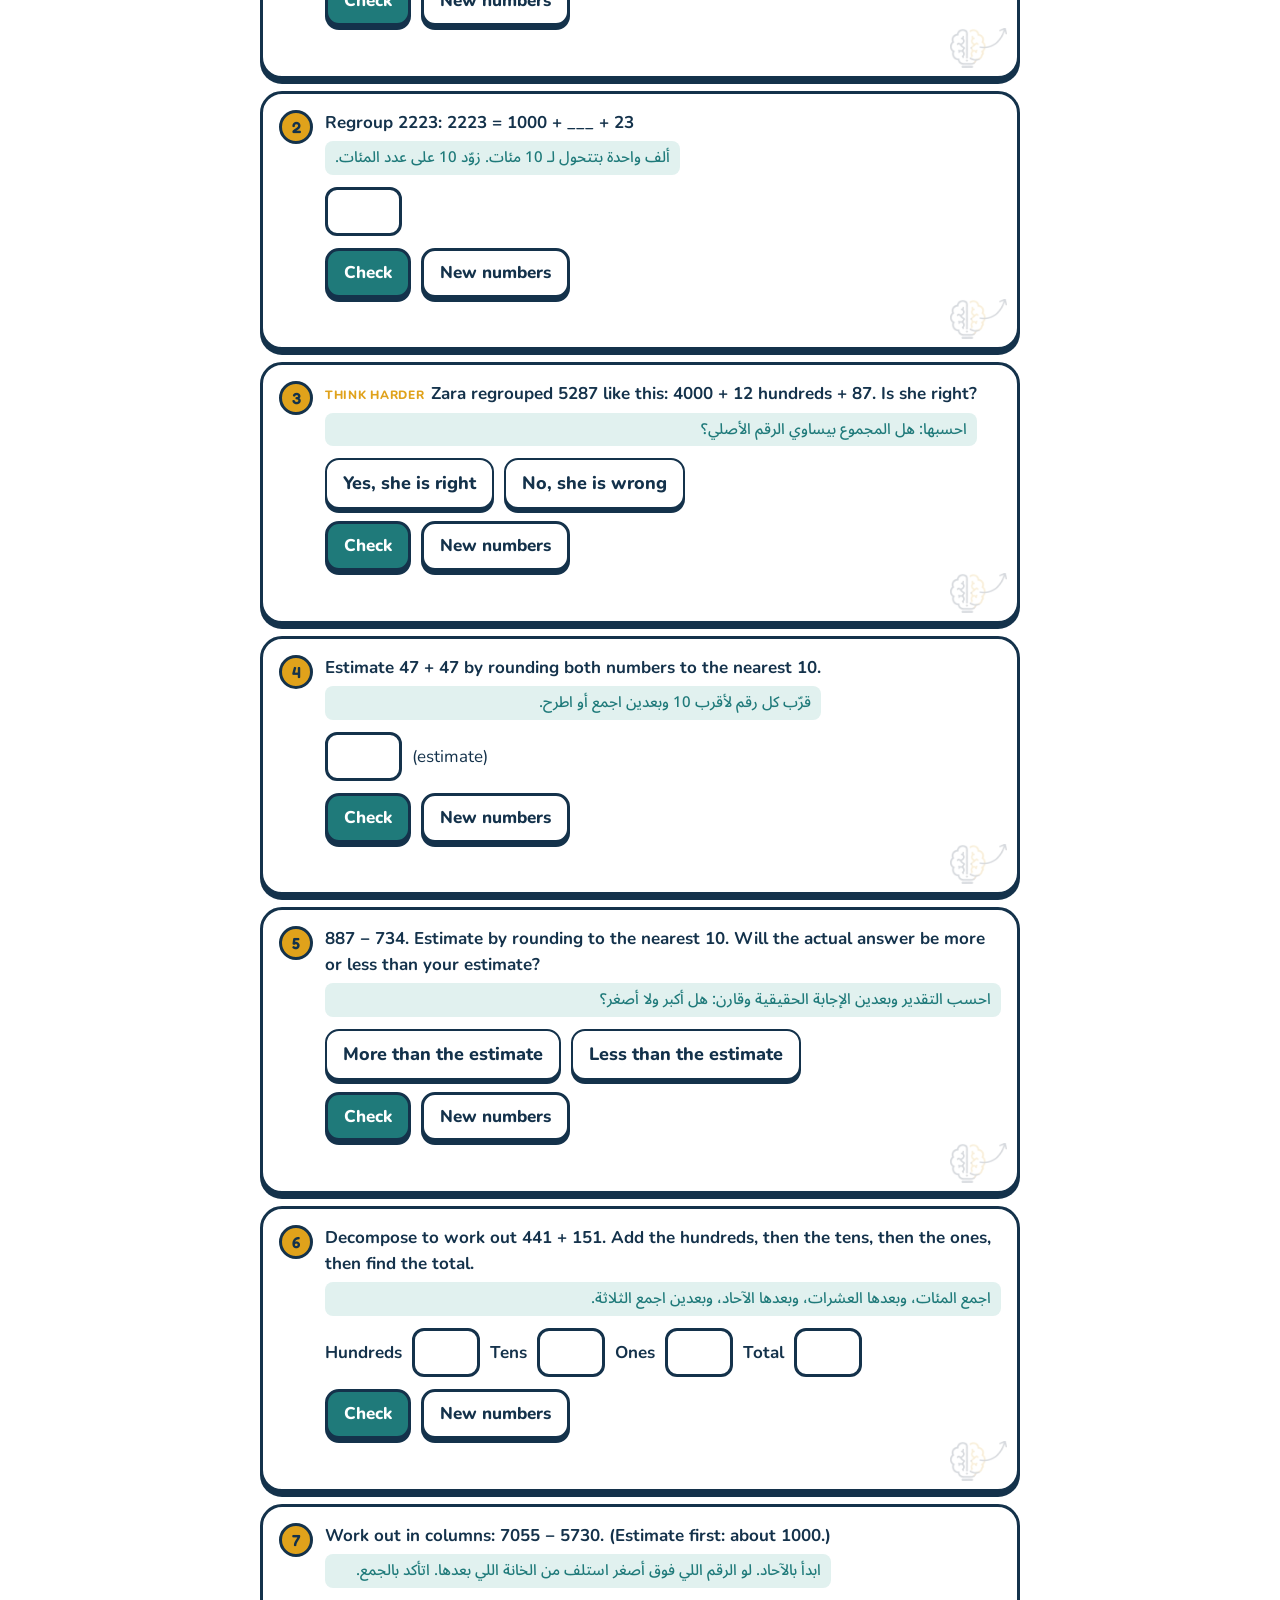
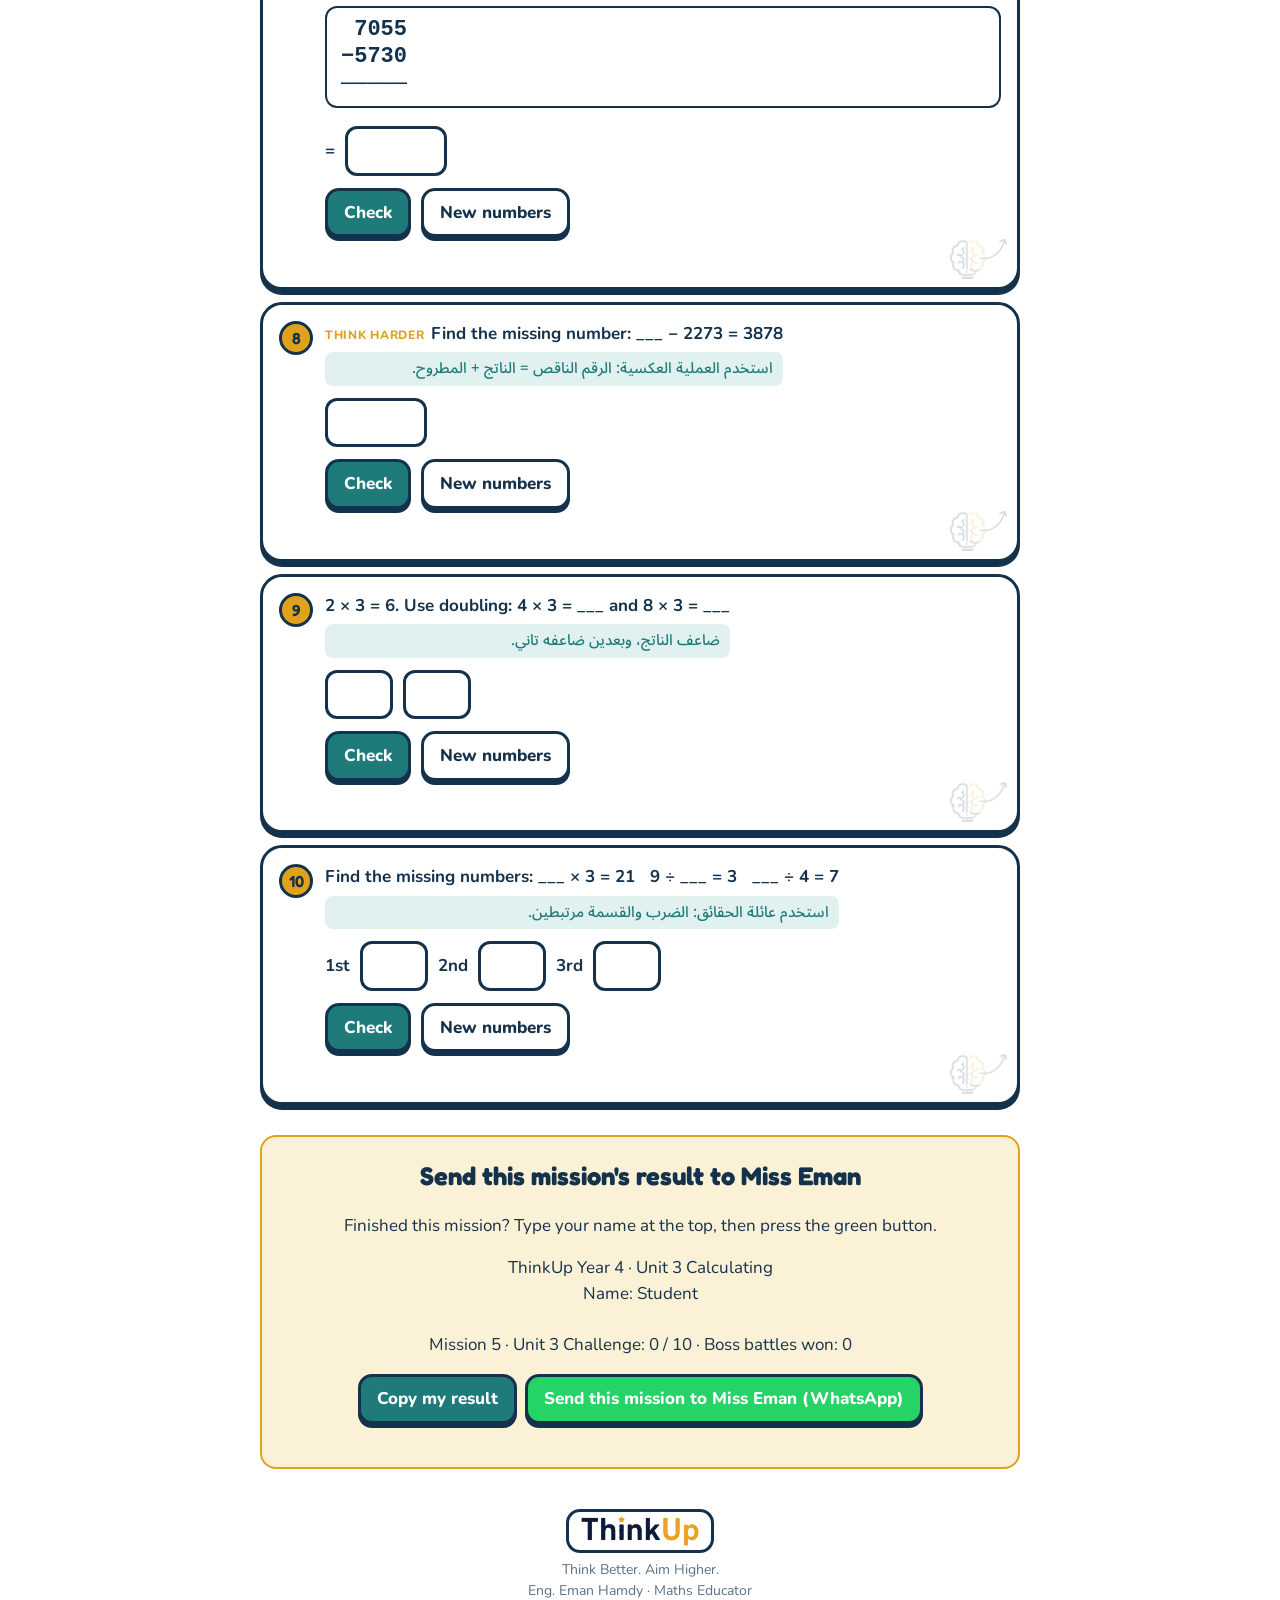
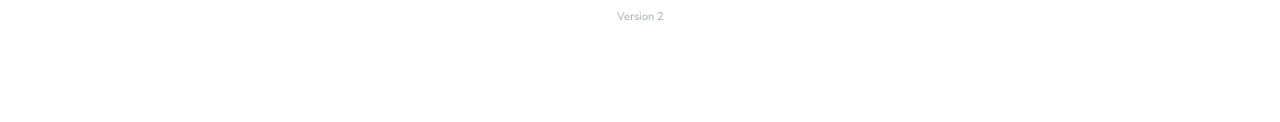
<file: mission-5.html>
<!doctype html>
<html lang="en"><head><meta charset="utf-8"><meta name="viewport" content="width=device-width,initial-scale=1,viewport-fit=cover">
<title>ThinkUp Year 4 Unit 3 Calculating</title>
<link rel="stylesheet" href="https://fonts.googleapis.com/css2?family=Fredoka:wght@500;600;700&family=Nunito:wght@400;600;700;800&family=Noto+Sans+Arabic:wght@500;700&display=swap">
<link rel="stylesheet" href="style.css"></head><body data-page="m5">
<div class="wrap">
<header><div class="in">
  <div class="tulogo"><img alt="ThinkUp" src="logo.png"></div><div class="brand">Think Better. Aim Higher. · Year 4 Maths</div>
  <h1>Unit 3: Calculating</h1>
  <p>Solve each question, then press <b>Check</b>. Wrong? Read the hint and try again. Tap cards and buttons to build your answers.</p>
  <div class="namebox"><label for="nm">Your name</label><input type="text" id="nm" maxlength="30" placeholder="Type your name here" autocomplete="off"></div>
  <div class="artog"><button type="button" id="artog">إخفاء الشرح بالعربي / Hide Arabic help</button></div>
  <div class="prog"><div class="bar"><i id="barfill"></i></div><div class="score" id="score">★ 0 / 0</div></div>
</div></header>
<nav id="nav" aria-label="Sections"></nav>
<div class="note" id="savenote" hidden></div>
<section id="sec-games"><h2>Games <small>play and learn</small></h2><p class="sub">Move the hands yourself, race the clock and match the times.</p><div class="games" id="games"></div></section>
<main id="main"></main>
<div class="win" id="resultcard"><h2>Send all my results to Miss Eman</h2><p>Finished the missions? Type your name at the top, then press the green button. All your results are sent in one message.</p><p id="resulttext" style="white-space:pre-line"></p><button type="button" id="copyres">Copy all my results</button><a class="wa" id="wa" href="#" target="_blank" rel="noopener">Send ALL results to Miss Eman (WhatsApp)</a><div class="fb info" id="copyfb"></div></div>
<div class="tb" id="teacher" hidden><h2>Teacher board</h2><p class="hint">Only you can see this. It lists the children who opened the page signed in and played.</p><div class="tbl"><table id="ttab"><thead><tr><th>Name</th><th>Questions</th><th>Time Race best</th><th>Memory moves</th><th>Drag rounds</th><th>Updated</th></tr></thead><tbody></tbody></table></div></div>
<div class="win" id="win"><h2>Mission complete! ★</h2><p>You finished every question in this mission. Show your teacher this screen.</p></div>
<footer><div class="tfoot"><img alt="ThinkUp" src="logo.png"><div>Think Better. Aim Higher.<br>Eng. Eman Hamdy · Maths Educator</div></div></footer>
</div>

<script src="app.js"></script>
</body></html>
</file>
<file: style.css>
/* Layout: a calm worksheet-like column. Navy header, section chips, one card per question, big friendly feedback. */
:root{
  --bg:#F3F8F8; --card:#FFFFFF; --ink:#14324B; --muted:#5B7284; --line:#D3E2E4;
  --teal:#1F7A7A; --teal-soft:#E1F1EF; --gold:#E0A21B; --gold-soft:#FBF1D6;
  --good:#1E8A4C; --good-soft:#DDF3E6; --bad:#B8402F; --bad-soft:#FBE4DF;
  --face:#FFFFFF; --tick:#14324B; --hand-h:#14324B; --hand-m:#C8452F;
  --head:#14324B; --head-ink:#FFFFFF;
  --display:'Fredoka','Trebuchet MS',system-ui,sans-serif; --body:'Nunito','Segoe UI',system-ui,sans-serif;
}
@media (prefers-color-scheme: dark){:root:not([data-theme="light"]){
  --bg:#0E1B26; --card:#162736; --ink:#E7F0F3; --muted:#9DB3C0; --line:#28414F;
  --teal:#58C2B9; --teal-soft:#16373A; --gold:#F0B83A; --gold-soft:#3A3014;
  --good:#5ED08C; --good-soft:#15372A; --bad:#F08C7C; --bad-soft:#3F2420;
  --face:#1C3243; --tick:#DCE9EE; --hand-h:#E7F0F3; --hand-m:#F08C7C; --head:#0A141D; --head-ink:#FFFFFF; color-scheme:dark}}
:root[data-theme="dark"]{
  --bg:#0E1B26; --card:#162736; --ink:#E7F0F3; --muted:#9DB3C0; --line:#28414F;
  --teal:#58C2B9; --teal-soft:#16373A; --gold:#F0B83A; --gold-soft:#3A3014;
  --good:#5ED08C; --good-soft:#15372A; --bad:#F08C7C; --bad-soft:#3F2420;
  --face:#1C3243; --tick:#DCE9EE; --hand-h:#E7F0F3; --hand-m:#F08C7C; --head:#0A141D; --head-ink:#FFFFFF; color-scheme:dark}
*{box-sizing:border-box}
body{background:var(--bg);color:var(--ink);font-family:var(--body);font-size:17px;line-height:1.5;margin:0;
  padding-left:max(16px,env(safe-area-inset-left,0px));padding-right:max(16px,env(safe-area-inset-right,0px));padding-block:0 48px}
.wrap{max-width:760px;margin:0 auto}
header{background:var(--head);color:var(--head-ink);margin:0 calc(-1*max(16px,env(safe-area-inset-left,0px)));padding:22px max(16px,env(safe-area-inset-left,0px)) 18px}
header .in{max-width:760px;margin:0 auto}
.brand{font-family:var(--display);font-weight:700;font-size:15px;letter-spacing:.04em;color:var(--gold)}
h1{font-family:var(--display);font-weight:700;font-size:clamp(28px,6vw,40px);line-height:1.1;margin:4px 0 6px;text-wrap:balance}
header p{margin:0;opacity:.85;max-width:52ch}
.prog{display:flex;align-items:center;gap:12px;margin-top:16px}
.bar{flex:1;height:12px;border-radius:99px;background:rgba(255,255,255,.18);overflow:hidden}
.bar i{display:block;height:100%;width:0;background:var(--gold);border-radius:99px;transition:width .4s}
.score{font-family:var(--display);font-weight:600;white-space:nowrap}
nav{display:flex;gap:8px;flex-wrap:wrap;margin:18px 0 6px}
nav a{font-weight:700;font-size:14px;text-decoration:none;color:var(--teal);background:var(--teal-soft);padding:7px 13px;border-radius:99px;border:1.5px solid transparent}
nav a:hover,nav a:focus-visible{border-color:var(--teal);outline:none}
nav a.done{background:var(--good-soft);color:var(--good)}
section{margin-top:30px}
section>h2{font-family:var(--display);font-weight:600;font-size:24px;margin:0 0 4px;display:flex;align-items:center;gap:10px}
section>h2 small{font-family:var(--body);font-size:13px;font-weight:700;color:var(--muted);background:var(--card);border:1px solid var(--line);border-radius:99px;padding:2px 10px}
section>p.sub{margin:0 0 12px;color:var(--muted)}
.q{background:var(--card);border:1.5px solid var(--line);border-radius:14px;padding:16px 16px 14px;margin-top:12px;min-width:0}
.q.ok{border-color:var(--good)}
.qh{display:flex;gap:12px;align-items:flex-start}
.num{flex:none;width:34px;height:34px;border-radius:50%;background:var(--teal);color:#fff;font-family:var(--display);font-weight:600;display:grid;place-items:center;font-size:16px}
.q.ok .num{background:var(--good)}
.prompt{font-weight:700;min-width:0}
.prompt .tag{display:inline-block;font-size:12px;font-weight:800;letter-spacing:.06em;text-transform:uppercase;color:var(--gold);margin-right:6px}
.body{margin:12px 0 0 46px;display:flex;flex-direction:column;gap:12px;min-width:0}
.row{display:flex;flex-wrap:wrap;gap:10px;align-items:center}
.row label{font-weight:700}
input[type=text]{font:inherit;font-weight:700;width:6.2em;padding:9px 10px;border-radius:10px;border:2px solid var(--line);background:var(--bg);color:var(--ink);text-align:center}
input[type=text]:focus-visible{outline:none;border-color:var(--teal)}
input[type=text][disabled]{opacity:.8}
button{font:inherit;font-weight:800;cursor:pointer;border-radius:10px;border:2px solid var(--teal);background:var(--teal);color:#fff;padding:9px 16px}
button.ghost{background:transparent;color:var(--teal)}
button:focus-visible{outline:3px solid var(--gold);outline-offset:2px}
button[disabled]{opacity:.5;cursor:default}
.opts{display:flex;flex-wrap:wrap;gap:10px}
.opt{background:var(--bg);color:var(--ink);border:2px solid var(--line);padding:10px 16px;min-width:5.5em}
.opt.sel{border-color:var(--teal);background:var(--teal-soft);color:var(--ink)}
.opt.right{border-color:var(--good);background:var(--good-soft)}
.fb{min-height:1.4em;font-weight:700}
.fb.good{color:var(--good)}.fb.bad{color:var(--bad)}.fb.info{color:var(--muted)}
.clocks{display:flex;flex-wrap:wrap;gap:14px;align-items:flex-end}
.cw{display:flex;flex-direction:column;align-items:center;gap:2px;font-weight:800;color:var(--muted);font-size:14px}
svg.clock{width:132px;height:132px;display:block}
svg.clock.big{width:164px;height:164px}
.face{fill:var(--face);stroke:var(--tick);stroke-width:3}
.tk{stroke:var(--tick);stroke-linecap:round}
.nm{fill:var(--tick);font-family:var(--display);font-weight:600;font-size:17px;text-anchor:middle;dominant-baseline:central}
.hh{stroke:var(--hand-h);stroke-width:7;stroke-linecap:round}
.mh{stroke:var(--hand-m);stroke-width:4.5;stroke-linecap:round}
.pin{fill:var(--tick)}
.stepper{display:flex;align-items:center;gap:8px}
.stepper b{min-width:2.4ch;text-align:center;font-family:var(--display);font-size:20px}
.stepper button{padding:4px 12px;font-size:20px;line-height:1.1}
.cur{font-family:var(--display);font-weight:600;font-size:20px;color:var(--teal)}
.tbl{overflow-x:auto;max-width:100%}
table{border-collapse:collapse;font-size:15px}
th,td{border:1.5px solid var(--line);padding:6px 12px;text-align:center;white-space:nowrap}
th{background:var(--teal-soft);color:var(--ink)}
td.w{font-weight:800;background:var(--gold-soft)}
.cal td{width:2.4em;height:2.2em;padding:2px}
.again{align-self:flex-start}
footer{margin-top:40px;color:var(--muted);font-size:14px;text-align:center}
.win{display:none;margin-top:30px;background:var(--gold-soft);border:2px solid var(--gold);border-radius:16px;padding:20px;text-align:center}
.win h2{font-family:var(--display);margin:0 0 4px}
.win.show{display:block}
@media (max-width:520px){.body{margin-left:0}.qh{align-items:center}}
@media (prefers-reduced-motion:reduce){.bar i{transition:none}}

.namebox{display:flex;flex-wrap:wrap;gap:10px;align-items:center;margin-top:14px}
.namebox label{font-weight:800;color:var(--gold)}
.namebox input{width:min(16em,100%);background:rgba(255,255,255,.95);color:#14324B;border-color:transparent;text-align:left}
.games{display:grid;gap:14px;margin-top:12px}
.g{background:var(--card);border:1.5px solid var(--line);border-radius:16px;padding:16px;min-width:0}
.g h3{font-family:var(--display);font-weight:600;font-size:20px;margin:0 0 2px;display:flex;gap:10px;align-items:center;flex-wrap:wrap}
.g h3 .pill{font-family:var(--body);font-size:12px;font-weight:800;background:var(--gold-soft);color:var(--ink);border:1px solid var(--gold);border-radius:99px;padding:2px 10px}
.g p{margin:0 0 10px;color:var(--muted)}
.gbody{display:flex;flex-direction:column;gap:12px;align-items:flex-start}
.big{font-family:var(--display);font-size:30px;font-weight:700;color:var(--teal);letter-spacing:.02em}
.timer{height:10px;border-radius:99px;background:var(--line);overflow:hidden;align-self:stretch;max-width:360px}
.timer i{display:block;height:100%;width:100%;background:var(--gold);transform-origin:left;transition:width .25s linear}
.mem{display:grid;grid-template-columns:repeat(4,minmax(0,1fr));gap:8px;width:min(100%,420px)}
.card{aspect-ratio:1/1;border-radius:12px;border:2px solid var(--line);background:var(--teal);color:#fff;display:grid;place-items:center;padding:4px;cursor:pointer;font-family:var(--display);font-weight:600;font-size:20px;min-width:0}
.card.up{background:var(--bg);color:var(--ink);cursor:default}
.card.up svg.clock{width:100%;height:auto}
.card.gone{background:var(--good-soft);border-color:var(--good);color:var(--good);cursor:default}
.card .apl{font-size:11px;font-family:var(--body);font-weight:800;color:var(--muted)}
.card .qm{font-size:26px}
.shake{animation:shk .25s}
@keyframes shk{25%{transform:translateX(-6px)}75%{transform:translateX(6px)}}
svg.drag{touch-action:none;cursor:grab;user-select:none;-webkit-user-select:none}
svg.drag .handle{fill:var(--gold);stroke:var(--tick);stroke-width:2}
.hint{font-size:14px;color:var(--muted)}
.tb{margin-top:30px;background:var(--card);border:2px dashed var(--teal);border-radius:16px;padding:16px}
.tb h2{font-family:var(--display);margin:0 0 4px}
.note{background:var(--gold-soft);border:1.5px solid var(--gold);border-radius:12px;padding:10px 14px;font-size:15px;margin-top:14px}
@media (prefers-reduced-motion:reduce){.shake{animation:none}.timer i{transition:none}}
.ar{margin:6px 0 0;font-family:'Noto Sans Arabic','Segoe UI',Tahoma,sans-serif;font-weight:500;font-size:15px;line-height:1.7;color:var(--teal);direction:rtl;text-align:right;background:var(--teal-soft);border-radius:8px;padding:4px 10px}
body.noar .ar{display:none}
.artog{margin-top:12px}.artog button{background:transparent;color:#fff;border-color:rgba(255,255,255,.6);padding:5px 12px;font-size:14px}
.handle.hh2{fill:var(--teal)}
svg.night .face{fill:var(--night)}
:root{--night:#DDE7F6}
@media (prefers-color-scheme: dark){:root:not([data-theme="light"]){--night:#0F2236}}
:root[data-theme="dark"]{--night:#0F2236}

.maplist{display:grid;gap:12px;margin-top:18px}
.mc{display:flex;gap:14px;align-items:center;border:2px solid var(--teal);border-radius:18px;padding:14px 16px;background:var(--card);color:var(--ink);text-decoration:none;min-width:0}
.mc.final{border-color:var(--gold)}
.mc .no{flex:none;width:44px;height:44px;border-radius:50%;background:var(--teal);color:#fff;display:grid;place-items:center;font-family:var(--display);font-weight:700;font-size:20px}
.mc.final .no{background:var(--gold);color:#14324B}
.mc .tx{flex:1;min-width:0}.mc b{display:block;font-family:var(--display);font-size:20px;font-weight:600;line-height:1.2}
.mc .tg{display:block;font-size:12px;font-weight:800;letter-spacing:.05em;color:var(--teal);margin-top:2px}.mc.final .tg{color:var(--gold)}
.mc .ds{display:block;font-size:14px;color:var(--muted);margin-top:2px}
.mc .go{flex:none;background:var(--teal);color:#fff;font-weight:800;border-radius:10px;padding:9px 16px;font-size:15px}
.mc.final .go{background:var(--gold);color:#14324B}
.mc .st{display:block;font-size:13px;font-weight:800;color:var(--good);margin-top:3px}
.mc:hover,.mc:focus-visible{outline:none;box-shadow:0 0 0 3px var(--gold)}
.back{display:inline-block;margin-top:18px;font-weight:800;color:var(--teal);text-decoration:none}
.mission{display:none}.mission.on{display:block}
#mapview.off{display:none}
@media (max-width:520px){.mc{flex-wrap:wrap}.mc .go{margin-left:58px}}

/* ===== Cartoon theme ===== */
:root{--bg:#FFF6D8;--line:#14324B;--ink:#14324B;--card:#fff}
body{background:var(--bg) radial-gradient(circle at 10% 10%,#ffe9a8 0 6%,transparent 6.5%),radial-gradient(circle at 92% 30%,#bfe9ff 0 7%,transparent 7.5%),radial-gradient(circle at 15% 80%,#ffc9d9 0 6%,transparent 6.5%);background-attachment:fixed}
header{background:linear-gradient(135deg,#1F7A7A,#14324B);border-bottom:6px solid var(--gold)}
.q,.g,.tb{border:3px solid #14324B;border-radius:22px;box-shadow:0 5px 0 #14324B}
.q.ok{border-color:var(--good);box-shadow:0 5px 0 var(--good)}
button{border:3px solid #14324B;border-radius:14px;box-shadow:0 4px 0 #14324B;transition:transform .08s,box-shadow .08s}
button:active:not([disabled]){transform:translateY(3px);box-shadow:0 1px 0 #14324B}
button.ghost{background:#fff;color:#14324B}
.opt{background:#fff;font-size:18px}
.num{border:3px solid #14324B;background:var(--gold);color:#14324B}
.q.ok .num{background:var(--good);color:#fff}
input[type=text]{border:3px solid #14324B;border-radius:12px;background:#fff}
.maplist{grid-template-columns:repeat(2,minmax(0,1fr));gap:18px;margin-top:20px}
.mc{display:flex;flex-direction:column;align-items:center;text-align:center;gap:8px;border:4px solid #14324B;border-radius:28px;padding:18px 14px 16px;box-shadow:0 7px 0 #14324B;position:relative;transition:transform .15s}
.mc:nth-child(odd){transform:rotate(-1.2deg)}.mc:nth-child(even){transform:rotate(1.2deg)}
.mc:hover,.mc:focus-visible{transform:translateY(-5px) rotate(0);box-shadow:0 12px 0 #14324B;outline:none}
.mc:nth-child(1){background:#C8F1E4}.mc:nth-child(2){background:#CFE6FF}.mc:nth-child(3){background:#FFD6E3}.mc:nth-child(4){background:#E5DAFF}
.mc.final{grid-column:1/-1;background:linear-gradient(135deg,#FFE27A,#FFB347);border-color:#14324B}
.mc .no{position:absolute;top:-14px;left:-10px;width:40px;height:40px;border:3px solid #14324B;background:#fff;color:#14324B;font-size:20px}
.mc .em{font-size:64px;line-height:1;filter:drop-shadow(0 4px 0 rgba(20,50,75,.25));animation:bob 2.4s ease-in-out infinite}
.mc:nth-child(2) .em{animation-delay:.3s}.mc:nth-child(3) .em{animation-delay:.6s}.mc:nth-child(4) .em{animation-delay:.9s}
@keyframes bob{50%{transform:translateY(-7px) rotate(-4deg)}}
.mc b{font-size:20px}.mc .tg{color:#14324B;opacity:.7}.mc.final .tg{color:#14324B}
.mc .ds{color:#14324B;opacity:.85;font-size:14px}
.mc .go{background:#14324B;color:#fff;font-family:var(--display);font-size:20px;padding:8px 34px;border-radius:99px;margin-top:4px;box-shadow:0 4px 0 rgba(0,0,0,.25)}
.mc.final .go{background:#C8452F}
.mc .st{background:#fff;border:2px solid #14324B;border-radius:99px;padding:1px 10px;color:#14324B}
@media (prefers-reduced-motion:reduce){.mc .em{animation:none}}
.mc{flex-wrap:nowrap!important;justify-content:flex-start}.mc .tx{width:100%;flex:0 1 auto;overflow-wrap:anywhere}.mc .go{margin-left:0!important;margin-top:auto}.mc .tg{font-size:11px}
@media (max-width:420px){.maplist{grid-template-columns:1fr}.mc:nth-child(n){transform:none}}
.back{background:#fff;border:3px solid #14324B;border-radius:99px;padding:4px 16px;box-shadow:0 3px 0 #14324B;color:#14324B}
.mascot{font-size:56px;line-height:1}
.gtip{background:#fff;border:3px dashed #14324B;border-radius:16px;padding:8px 12px;font-size:15px}
.gtip .ar{margin-top:4px}
.big{font-size:34px;background:#FFE27A;border:3px solid #14324B;border-radius:16px;padding:2px 16px;color:#14324B}
.timer{height:18px;border:3px solid #14324B;background:#fff}.timer i{background:#C8452F}
.card{border:3px solid #14324B;border-radius:16px;background:linear-gradient(135deg,#FF8FB1,#FFB347);box-shadow:0 3px 0 #14324B}
.card.up{background:#fff}.card.gone{background:var(--good-soft)}
.wa{display:inline-block;background:#25D366;color:#fff;font-weight:800;text-decoration:none;border:3px solid #14324B;border-radius:14px;padding:9px 16px;box-shadow:0 4px 0 #14324B;margin-left:8px}
.conf{position:fixed;top:-20px;font-size:26px;pointer-events:none;z-index:99;animation:fall 1.6s linear forwards}
@keyframes fall{to{transform:translateY(110vh) rotate(540deg)}}
.tulogo{display:inline-block;background:#fff;border:3px solid #14324B;border-radius:16px;padding:6px 12px;box-shadow:0 4px 0 rgba(0,0,0,.3);margin-bottom:10px}.tulogo img{display:block;height:34px;width:auto}
.tfoot{display:flex;flex-direction:column;align-items:center;gap:6px;margin-top:40px}.tfoot img{height:44px;background:#fff;border:3px solid #14324B;border-radius:14px;padding:4px 12px}
.mhead{display:flex;align-items:center;gap:10px;margin-top:10px;background:#fff;border:3px solid #14324B;border-radius:18px;padding:6px 12px;box-shadow:0 3px 0 #14324B}.mhead img{height:26px}.mhead span{font-family:var(--display);font-weight:700;color:#14324B}

/* ThinkUp identity */
.tulogo{background:#fff;padding:8px 16px}.tulogo img{height:46px}
.gribbon{display:flex;align-items:center;gap:10px;margin:-16px -16px 12px;padding:8px 14px;background:linear-gradient(90deg,#14324B,#1F7A7A);border-radius:18px 18px 0 0;color:#fff;font-family:var(--display);font-weight:600}
.gribbon img{height:26px;background:#fff;border-radius:10px;padding:3px 8px}.gribbon span{color:#FFD25E;font-size:15px}
.q,.g{position:relative}

.q,.g{position:relative}
.q::after,.g::after{content:"";position:absolute;right:10px;bottom:8px;width:58px;height:40px;background:url(brain.png) center/contain no-repeat;opacity:.16;pointer-events:none}

#fsend{position:fixed;right:14px;bottom:14px;z-index:60;background:#25D366;color:#fff;border:3px solid #14324B;border-radius:99px;padding:10px 18px;font-size:16px;box-shadow:0 4px 0 #14324B}

/* Unit 5 components */
.sorter{display:flex;flex-direction:column;gap:10px;align-items:stretch}
.pool{display:flex;flex-wrap:wrap;gap:8px;min-height:48px;padding:8px;border:3px dashed #14324B;border-radius:16px;background:#fff}
.chip{background:#FFE27A;color:#14324B;border:3px solid #14324B;border-radius:12px;padding:5px 12px;font-size:17px;box-shadow:0 3px 0 #14324B}
.chip.sel{background:#C8F1E4;outline:3px solid #C8452F}
.venn{position:relative;width:min(100%,380px);aspect-ratio:360/230;align-self:center}
.venn svg{position:absolute;inset:0;width:100%;height:100%}
.venn .zone{position:absolute;display:flex;flex-wrap:wrap;gap:3px;align-content:center;justify-content:center;border:2px dashed rgba(20,50,75,.3);border-radius:10px;padding:2px;overflow:hidden}
.venn .chip{padding:2px 6px;font-size:13px;border-width:2px;box-shadow:0 2px 0 #14324B}
.outwrap{width:min(100%,380px);align-self:center}.outl{font-weight:800;font-size:13px;color:var(--muted)}
.outwrap .zone{display:flex;flex-wrap:wrap;gap:6px;min-height:46px;border:3px dashed #14324B;border-radius:14px;padding:6px;background:#fff}
.carroll{border-collapse:separate;border-spacing:6px;align-self:center;width:min(100%,420px)}
.carroll th{background:#E1F1EF;border:3px solid #14324B;border-radius:10px;padding:6px 8px;font-size:14px;white-space:normal}
.carroll td{border:3px solid #14324B;border-radius:12px;background:#fff;padding:4px;vertical-align:top;height:84px}
.carroll .zone{display:flex;flex-wrap:wrap;gap:4px;min-height:70px;height:100%}
.zone{cursor:pointer}
svg.tally line{stroke:var(--ink);stroke-width:3;stroke-linecap:round}
.tallybig{background:#fff;border:3px solid #14324B;border-radius:16px;padding:12px 18px;min-height:64px;display:flex;align-items:center}
.tallybig svg{height:44px;width:auto}
.dt td,.dt th{white-space:normal}
.dt td.ic{font-size:24px;text-align:left;letter-spacing:2px}
.half{display:inline-block;width:.55em;overflow:hidden;vertical-align:bottom}
.tb2{display:flex;flex-direction:column;gap:8px}
.trow{display:flex;align-items:center;gap:8px;flex-wrap:wrap}.trow b{min-width:5.5em}
.tn{min-width:2ch;text-align:center;font-family:var(--display);font-weight:700;font-size:20px}
.sm{padding:2px 12px;font-size:20px;line-height:1.2;border-radius:10px}
.chartbox{background:#fff;border:3px solid #14324B;border-radius:16px;padding:6px;max-width:400px}
svg.chart{width:100%;height:auto;display:block}
.bctr{display:flex;flex-wrap:wrap;gap:8px;margin-top:8px}.bc{display:flex;align-items:center;gap:6px;flex-wrap:wrap}

body{padding-bottom:96px!important}
/* unit 1/3 extras */
.colsum{font-family:ui-monospace,Menlo,Consolas,monospace;font-size:22px;font-weight:800;line-height:1.25;background:#fff;border:2.5px solid var(--ink);border-radius:12px;padding:8px 14px;display:inline-block;margin:6px 0;color:var(--ink)}
.opt u{text-decoration-thickness:3px}

/* new games */
.bossbox{text-align:center;margin:6px 0}.hp5{display:flex;gap:3px;margin:4px 0 10px}.hp5 i{flex:1;height:16px;border:2px solid var(--ink);border-radius:5px;background:#C8452F}.hp5 i.off{background:#fff}
.bbq{font-weight:800;font-size:18px;margin:6px 0}.winb{font-family:var(--display);font-size:24px;color:#2E8B57}
.mdinfo{font-weight:800;font-size:15px;background:#FBE9B7;border:2.5px solid var(--ink);border-radius:12px;padding:8px 12px;margin:6px 0}
.mdstage{width:100%;margin:8px 0}.mdlog{display:grid;gap:6px;margin:8px 0}.mdlog .item{background:#DDF3E4;border:2.5px solid var(--ink);border-radius:10px;padding:6px 10px;font-size:14px}
.claims{display:grid;grid-template-columns:repeat(auto-fit,minmax(150px,1fr));gap:8px}
.claim{font-family:var(--body);font-weight:800;font-size:16px;color:var(--ink);background:#fff;border:3px solid var(--ink);border-radius:12px;padding:10px;cursor:pointer;text-align:center;box-shadow:0 3px 0 var(--ink)}
.claim.found{background:#CFF0D8;border-color:#2E8B57;box-shadow:none}
.shade{display:flex;margin:8px 0;border:2.5px solid var(--ink);border-radius:8px;overflow:hidden;background:#fff}
.shade .cell{flex:1;height:44px;border:0;border-right:2.5px solid var(--ink);background:#fff;border-radius:0;box-shadow:none;padding:0;cursor:pointer;display:block}.shade .cell:last-child{border-right:0}.shade .cell.on{background:#E0A21B}
.sgrid{display:grid;grid-template-columns:repeat(6,1fr);gap:0;max-width:300px;border:2.5px solid var(--ink);margin:8px 0}
.sgrid .sc{aspect-ratio:1;border:1px solid #9AA9B6;background:#fff;border-radius:0;box-shadow:none;padding:0;cursor:pointer}.sgrid .sc.on{background:#E0A21B;border:1.5px solid var(--ink)}
.fr{display:inline-flex;flex-direction:column;align-items:center;vertical-align:middle;line-height:1.15;margin:0 .2em;font-weight:900}.fr i{font-style:normal;padding:0 .25em}.fr i:first-child{border-bottom:2.5px solid currentColor}
</file>
